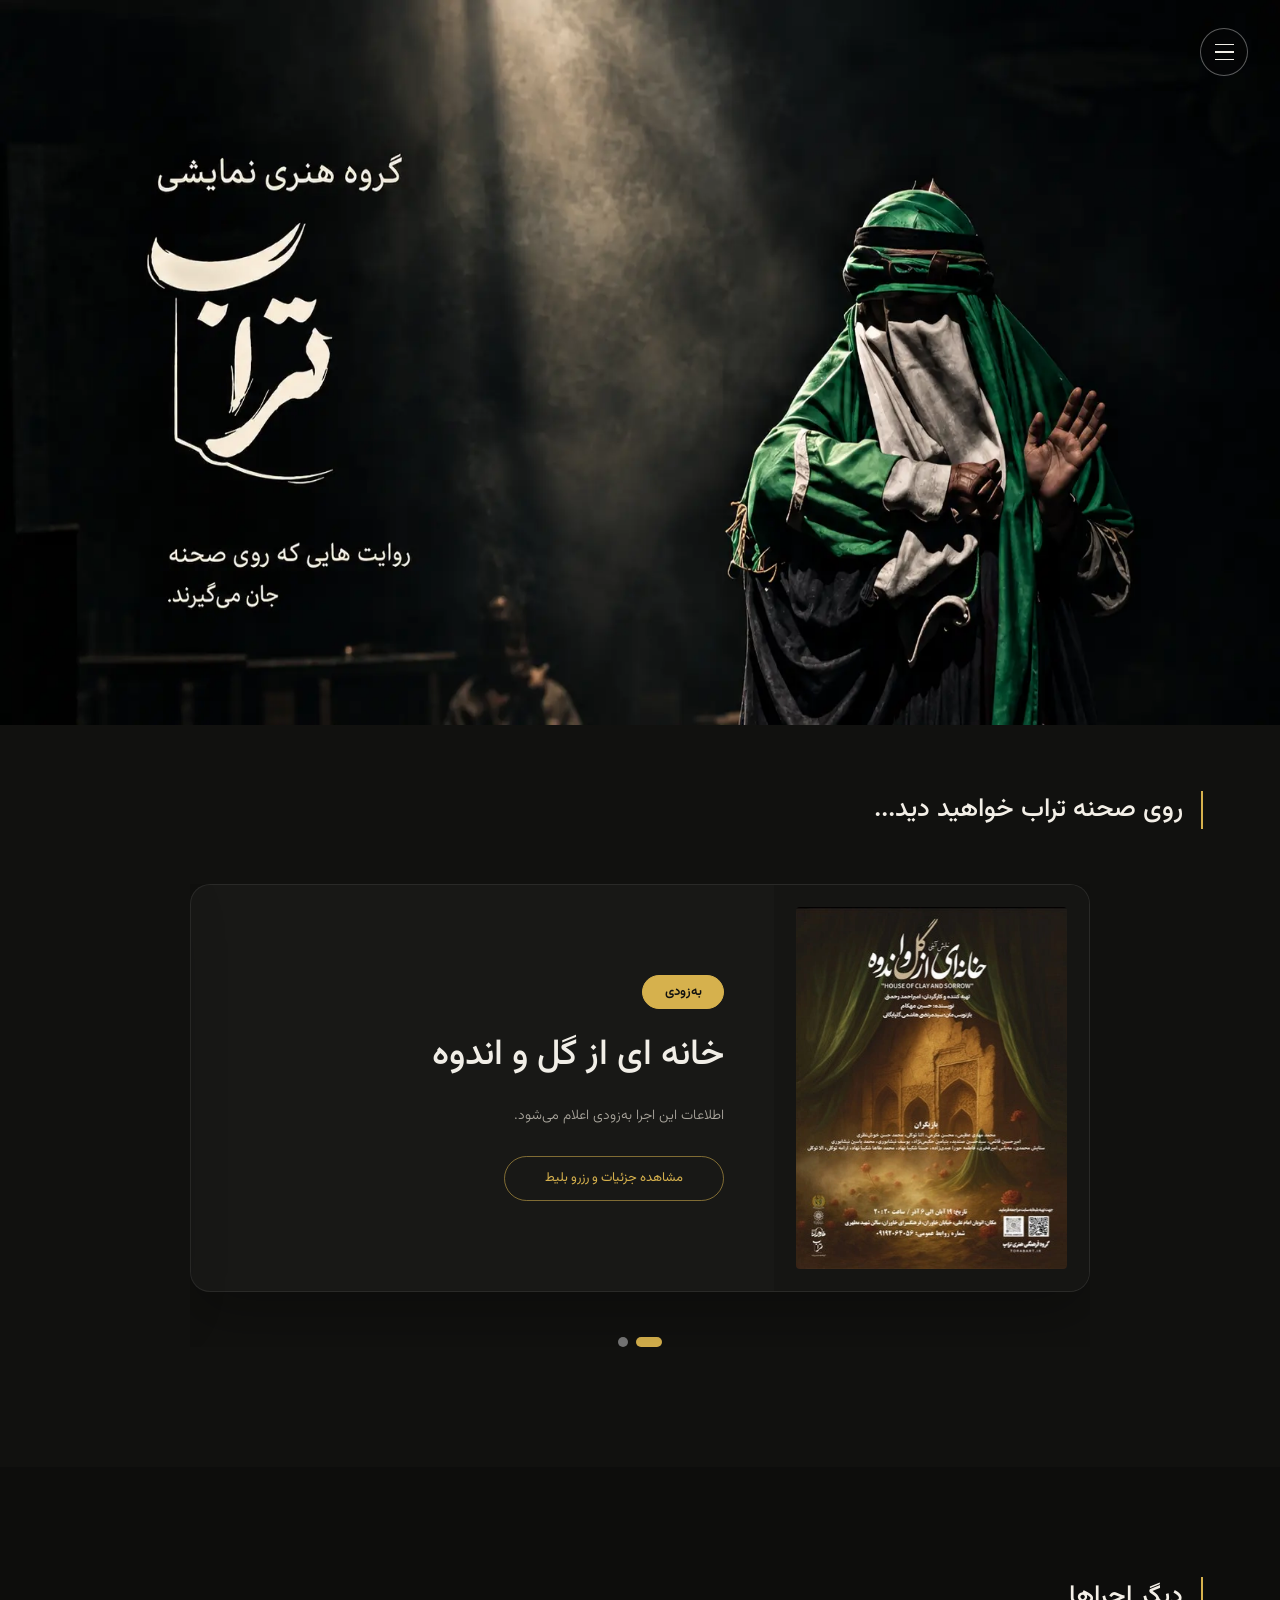
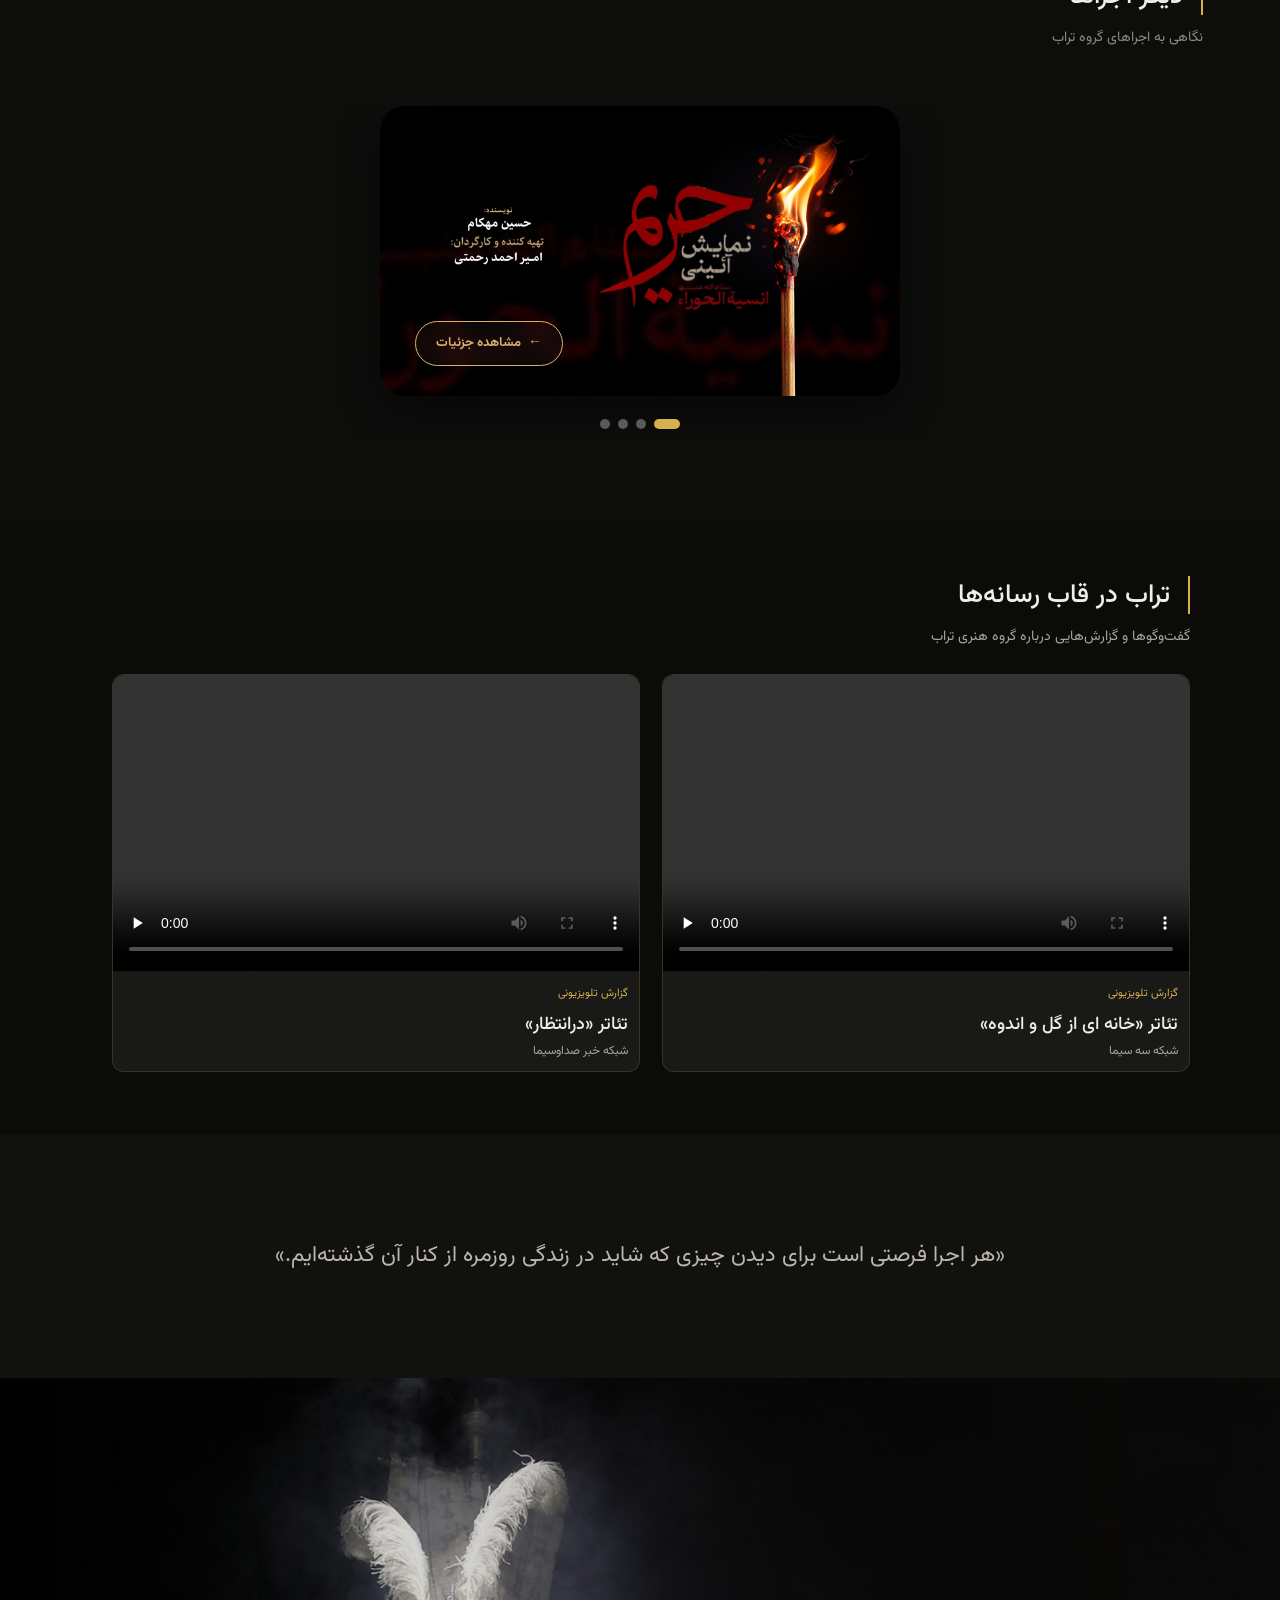
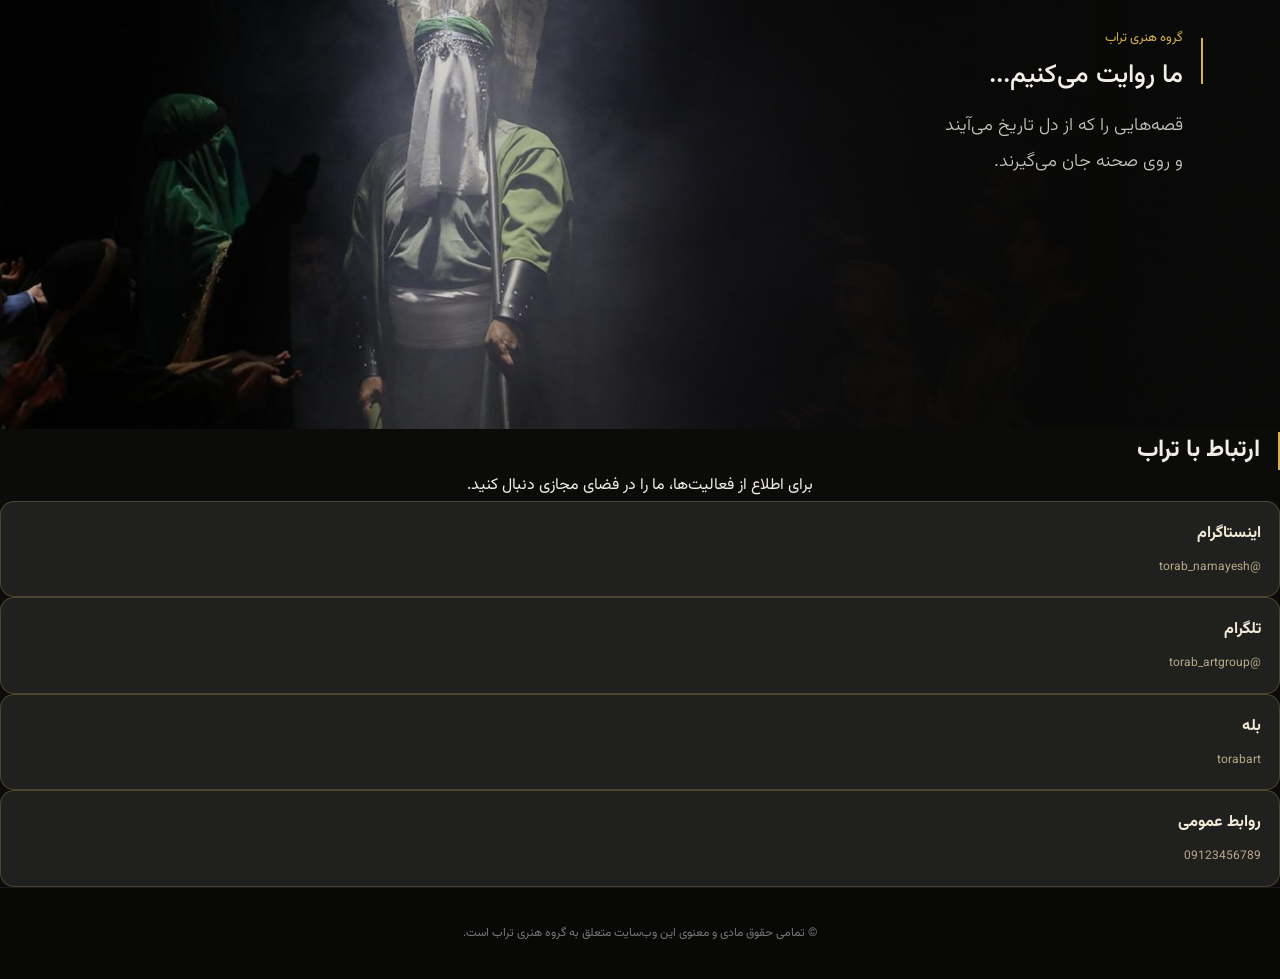
<file: index.html>
<!DOCTYPE html>
<html lang="fa" dir="rtl">

<head>
    <meta charset="UTF-8">
    <meta name="viewport" content="width=device-width, initial-scale=1.0">
    <title>تراب | گروه هنری نمایشی</title>

    <link rel="preconnect" href="https://fonts.googleapis.com">
    <link rel="preconnect" href="https://fonts.gstatic.com" crossorigin>
    <link href="https://fonts.googleapis.com/css2?family=Vazirmatn:wght@300;400;500;600;700;800&display=swap" rel="stylesheet">
    <link rel="stylesheet" href="https://cdn.jsdelivr.net/npm/swiper@11/swiper-bundle.min.css">
    <link rel="stylesheet" href="css/style.css">

    <script type="application/ld+json">
    {
      "@context": "https://schema.org",
      "@type": "WebSite",
      "name": "تراب",
      "alternateName": "Torab",
      "url": "https://torabart.ir/"
    }
    </script>
</head>

<body>
    <button class="menu-toggle" id="menuToggle" aria-label="باز کردن منو" aria-expanded="false">
        <span></span><span></span><span></span>
    </button>

    <div class="menu-overlay" id="menuOverlay">
        <div class="menu-inner">
            <div class="menu-top">
                <span class="menu-brand">تراب</span>
                <button class="menu-close" id="menuClose" aria-label="بستن منو">×</button>
            </div>
            <nav class="menu-nav">
                <a href="index.html">خانه</a>
                <a href="#upcoming">آماده‌ی اجرا</a>
                <a href="#shows">دیگر اجراها</a>
                <a href="#media">تراب در قاب رسانه‌ها</a>
                <a href="#about">درباره تراب</a>
                <a href="#contact">ارتباط با ما</a>
            </nav>
        </div>
    </div>

    <main>
        <section class="hero" aria-label="تصویر اصلی تراب"></section>

        <!-- آماده‌ی اجرا -->
        <section class="upcoming-section" id="upcoming">
            <div class="upcoming-heading">
                <div class="section-title-row">
                    <span class="section-title-line" aria-hidden="true"></span>
                    <h1>روی صحنه تراب خواهید دید...</h1>
                </div>
            </div>

            <div class="swiper upcomingSwiper">
                <div class="swiper-wrapper">
                    <div class="swiper-slide">
                        <article class="upcoming-card">
                            <div class="upcoming-poster">
                                <img src="images/107.webp" alt="خانه ای از گل و اندوه">
                            </div>
                            <div class="upcoming-info">
                                <span class="upcoming-status">به‌زودی</span>
                                <h2>خانه ای از گل و اندوه</h2>
                                <p>اطلاعات این اجرا به‌زودی اعلام می‌شود.</p>
                                <a href="show-khane.html" class="upcoming-btn">مشاهده جزئیات و رزرو بلیط</a>
                            </div>
                        </article>
                    </div>

                    <div class="swiper-slide">
                        <article class="upcoming-card">
                            <div class="upcoming-poster">
                                <img src="images/141.webp" alt="حریم">
                            </div>
                            <div class="upcoming-info">
                                <span class="upcoming-status">به‌زودی</span>
                                <h2>حریم</h2>
                                <p>اطلاعات این اجرا به‌زودی اعلام می‌شود.</p>
                                <a href="show-harim.html" class="upcoming-btn">مشاهده جزئیات و رزرو بلیط</a>
                            </div>
                        </article>
                    </div>
                </div>
                <div class="upcoming-pagination"></div>
            </div>
        </section>

        <!-- دیگر اجراها -->
        <section class="shows-section" id="shows">
            <div class="shows-heading">
                <div class="section-title-row">
                    <span class="section-title-line" aria-hidden="true"></span>
                    <h1>دیگر اجراها</h1>
                </div>
                <p>نگاهی به اجراهای گروه تراب</p>
            </div>

            <div class="swiper mySwiper">
                <div class="swiper-wrapper">
                    <div class="swiper-slide">
                        <article class="show-card">
                            <img src="images/102.webp" alt="در انتظار">
                            <a href="show-entezar.html" class="glass-btn">مشاهده جزئیات</a>
                        </article>
                    </div>
                    <div class="swiper-slide">
                        <article class="show-card">
                            <img src="images/103.webp" alt="خانه‌ای از گل و اندوه">
                            <a href="show-khane.html" class="glass-btn">مشاهده جزئیات</a>
                        </article>
                    </div>
                    <div class="swiper-slide">
                        <article class="show-card">
                            <img src="images/104.webp" alt="ماه بر روی زمین">
                            <a href="show-mah.html" class="glass-btn dark-btn">مشاهده جزئیات</a>
                        </article>
                    </div>
                    <div class="swiper-slide">
    <article class="show-card">
        <img src="images/140.webp" alt="حریم">
        <a href="show-harim.html" class="glass-btn">مشاهده جزئیات</a>
    </article>
</div>
                </div>
                <div class="swiper-pagination"></div>
            </div>
        </section>

        <!-- تراب در قاب رسانه‌ها -->
        <section class="media-section" id="media">
            <div class="media-heading">
                <div class="section-title-row">
                    <span class="section-title-line" aria-hidden="true"></span>
                    <h1>تراب در قاب رسانه‌ها</h1>
                </div>
                <p>گفت‌وگوها و گزارش‌هایی درباره گروه هنری تراب</p>
            </div>

            <div class="media-track">
                <article class="media-card">
                    <div class="media-link">
                        <video
    controls
    preload="none"
    loading="lazy"
    width="640"
    height="360"
    poster=""
>
    <source src="videos/0001.mp4" type="video/mp4">
</video>
                    </div>
                    <div class="media-info">
                        <span class="media-label">گزارش تلویزیونی</span>
                        <h2>تئاتر «خانه ای از گل و اندوه»</h2>
                        <p>شبکه سه سیما</p>
                    </div>
                </article>

                <article class="media-card">
                    <div class="media-link">
                        <video
    controls
    preload="none"
    loading="lazy"
    width="640"
    height="360"
    poster=""
>
    <source src="videos/0002.mp4" type="video/mp4">
</video>
                    </div>
                    <div class="media-info">
                        <span class="media-label">گزارش تلویزیونی</span>
                        <h2>تئاتر «درانتظار»</h2>
                        <p>شبکه خبر صداوسیما</p>
                    </div>
                </article>
            </div>
        </section>

        <!-- نقل‌قول -->
        <section class="quote-section">
            <p>«هر اجرا فرصتی است برای دیدن چیزی که شاید در زندگی روزمره از کنار آن گذشته‌ایم.»</p>
        </section>

        <!-- درباره تراب -->
        <section class="about-section" id="about">
            <div class="about-image">
                <img src="images/109.webp" alt="گروه هنری تراب">
                <div class="about-overlay"></div>

                <div class="about-content">
                    <div class="section-title-row about-title-row">
                        <span class="section-title-line about-line" aria-hidden="true"></span>
                        <div>
                            <span class="about-label">گروه هنری تراب</span>
                            <h1>ما روایت می‌کنیم...</h1>
                        </div>
                    </div>
                    <div class="about-text">
                        <p>قصه‌هایی را که از دل تاریخ می‌آیند</p>
                        <p>و روی صحنه جان می‌گیرند.</p>
                    </div>
                </div>
            </div>
        </section>

        <!-- ارتباط با ما -->
       
<section class="contact-section" id="contact">

    <div class="show-heading">
        <div class="section-title-row">
            <span class="section-title-line" aria-hidden="true"></span>
            <h2>ارتباط با تراب</h2>
        </div>
           <p> برای اطلاع از فعالیت‌ها، ما را در فضای مجازی دنبال کنید.</p>
    </div>

  <div class="contact-links">

    <a class="contact-link" href="https://www.instagram.com/torab_namayesh/" target="_blank" rel="noopener noreferrer">
      <strong>اینستاگرام</strong>
      <small>@torab_namayesh</small>
    </a>

    <a class="contact-link" href="https://t.me/torab_artgroup" target="_blank" rel="noopener noreferrer">
      <strong>تلگرام</strong>
      <small>@torab_artgroup</small>
    </a>

    <a class="contact-link" href="https://ble.ir/torabart" target="_blank" rel="noopener noreferrer">
      <strong>بله</strong>
      <small>torabart</small>
    </a>

    <a class="contact-link" href="tel:09123456789">
      <strong>روابط عمومی</strong>
      <small>09123456789</small>
    </a>

  </div>
</section>

    </main>

    <footer>
    <p>© تمامی حقوق مادی و معنوی این وب‌سایت متعلق به گروه هنری تراب است.</p>
    </footer>

    <script src="https://cdn.jsdelivr.net/npm/swiper@11/swiper-bundle.min.js"></script>
    <script src="js/app.js"></script>
</body>
</html>
</file>
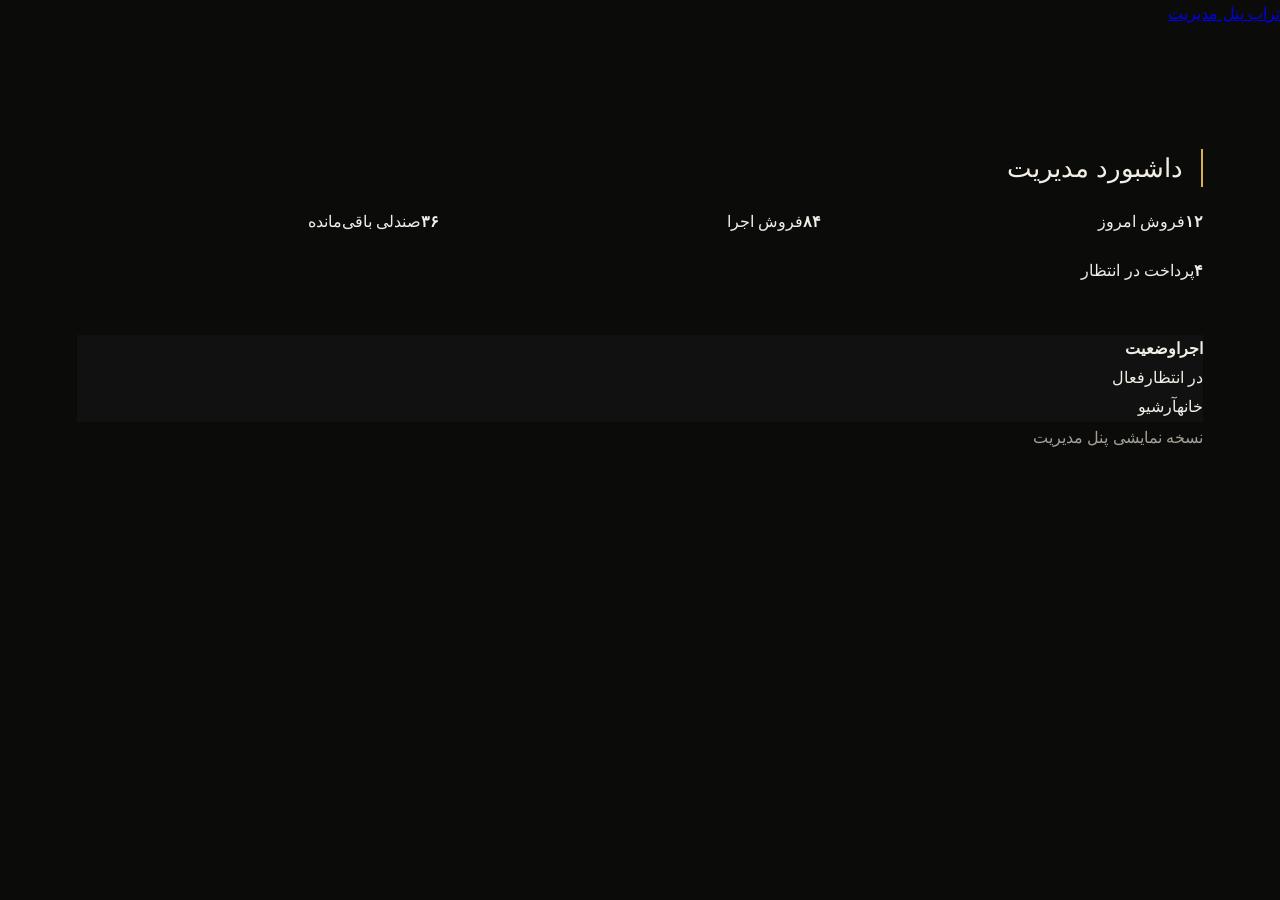
<file: admin.html>
<!DOCTYPE html>
<html lang="fa" dir="rtl">
<head>
    <meta charset="UTF-8">
    <meta name="viewport" content="width=device-width, initial-scale=1.0">
    <title>مدیریت | تراب</title>
    <link rel="stylesheet" href="css/style.css">
</head>
<body>

<header>
    <a href="index.html" class="logo">تراب <span>پنل مدیریت</span></a>
</header>

<main class="page">
    <h1>داشبورد مدیریت</h1>

    <div class="admin-stats">
        <div><strong>۱۲</strong><span>فروش امروز</span></div>
        <div><strong>۸۴</strong><span>فروش اجرا</span></div>
        <div><strong>۳۶</strong><span>صندلی باقی‌مانده</span></div>
        <div><strong>۴</strong><span>پرداخت در انتظار</span></div>
    </div>

    <div class="admin-table">
        <div><strong>اجرا</strong><strong>وضعیت</strong></div>
        <div><span>در انتظار</span><span>فعال</span></div>
        <div><span>خانه</span><span>آرشیو</span></div>
    </div>

    <p class="page-intro">نسخه نمایشی پنل مدیریت</p>
</main>

</body>
</html>
</file>
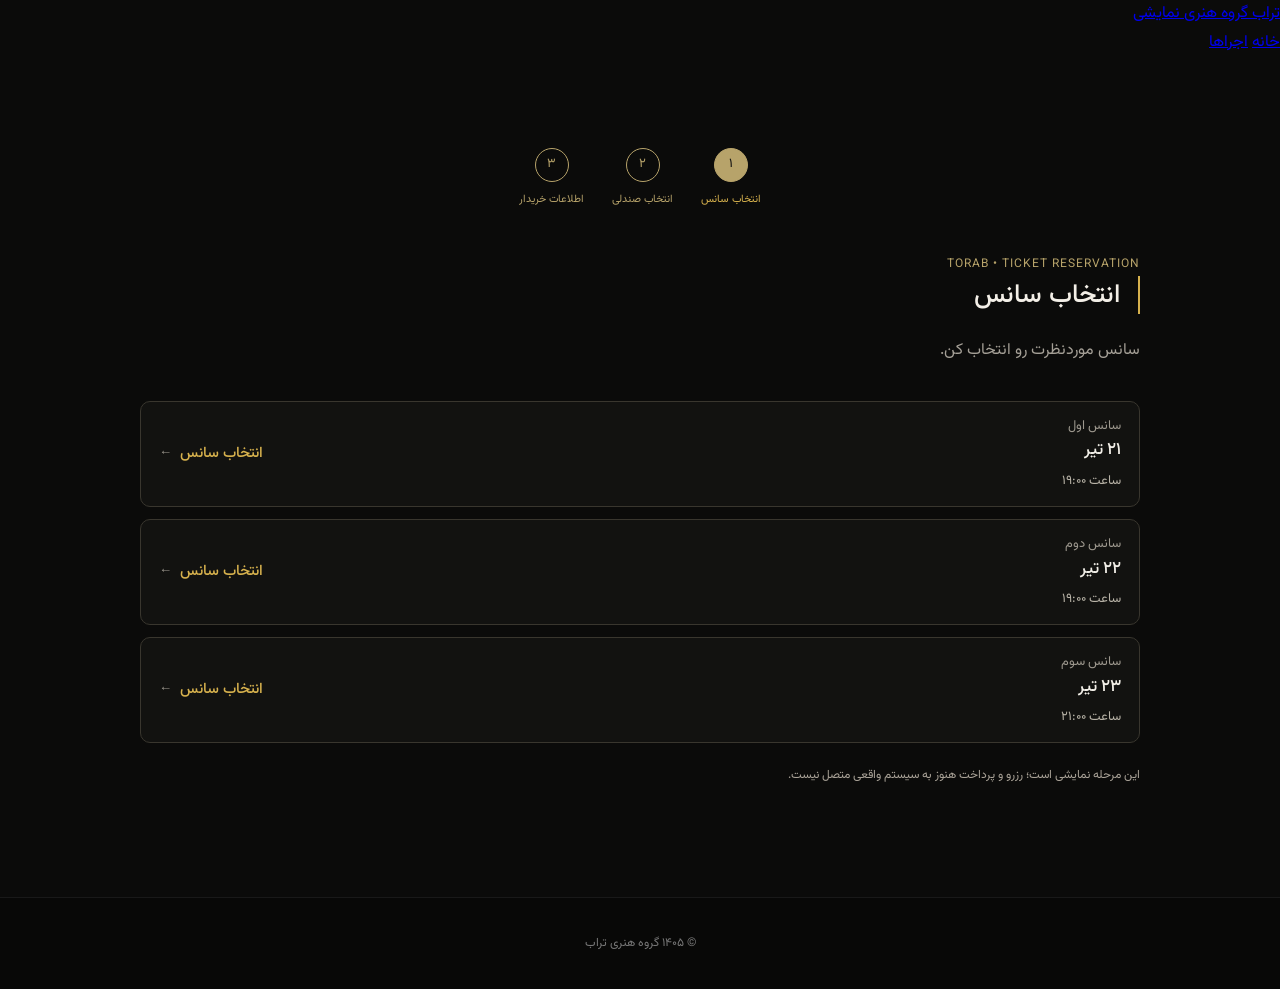
<file: booking.html>
<!DOCTYPE html>
<html lang="fa" dir="rtl">
<head>
  <meta charset="UTF-8">
  <meta name="viewport" content="width=device-width, initial-scale=1">
<title>رزرو بلیت | تراب</title>

<link rel="preconnect" href="https://fonts.googleapis.com">
<link rel="preconnect" href="https://fonts.gstatic.com" crossorigin>
<link href="https://fonts.googleapis.com/css2?family=Vazirmatn:wght@300;400;500;600;700;800&display=swap" rel="stylesheet">

<link rel="stylesheet" href="css/style.css">
  <style>
    /* مراحل رزرو */
    .booking-steps {
      display: flex;
      justify-content: center;
      gap: 28px;
      margin-bottom: 45px;
      color: #b7a36a;
      text-align: center;
    }

    .booking-step {
      display: grid;
      gap: 8px;
      justify-items: center;
    }

    .booking-step span {
      display: grid;
      place-items: center;
      width: 34px;
      height: 34px;
      border: 1px solid #b7a36a;
      border-radius: 50%;
    }

    .booking-step.active span {
      background: #b7a36a;
      color: #111;
    }

    .booking-heading {
      margin-bottom: 30px;
    }

    .eyebrow {
      color: #b7a36a;
      font-size: 12px;
      letter-spacing: 1px;
    }

    /* کارت‌های سانس */
    .session-list {
      display: grid;
      gap: 12px;
    }

    .session-list .session {
      width: 100%;
      min-height: 0;
      display: flex;
      flex-direction: row;
      justify-content: space-between;
      align-items: center;
      gap: 12px;
      padding: 14px 18px;
      border: 1px solid #39362e;
      border-radius: 10px;
      background: #121210;
      color: #f1eee7;
      text-align: right;
      cursor: pointer;
      transition: border-color .2s, background .2s;
      
      /* استفاده از فونت اصلی سایت */
      font: inherit;
      line-height: inherit;
    }

    .session-list .session:hover,
    .session-list .session:focus-visible {
      border-color: #b7a36a;
      outline: none;
    }

    .session-info {
      min-width: 0;
      display: flex;
      flex-direction: column;
      align-items: flex-start;
      gap: 2px;
    }

    .session-info .session-label {
      color: #b7a36a;
      font-size: 11px;
      line-height: 1.6;
    }

    .session-info strong {
      color: #f1eee7;
      font-size: 18px;
      font-weight: 600;
      line-height: 1.5;
    }

    .session-info > span:last-child {
      color: #b8b3a7;
      font-size: 13px;
      line-height: 1.6;
    }

    .session-action {
      flex-shrink: 0;
      display: flex;
      flex-direction: row;
      align-items: center;
      gap: 8px;
    }

    .session-action b {
      color: #d6b14d;
      font-size: 13px;
      font-weight: 500;
      white-space: nowrap;
    }

    .session-arrow {
      color: #b7a36a;
      font-size: 19px;
      line-height: 1;
    }

    .booking-note {
      margin-top: 22px;
      color: #aaa398;
      font-size: 12px;
    }

    /* پنجره انتخاب نوع بلیت */
    .ticket-modal {
      display: none;
      position: fixed;
      inset: 0;
      z-index: 1000;
      align-items: center;
      justify-content: center;
      overflow-y: auto;
      padding: 18px;
      background: rgba(0, 0, 0, .82);
    }

    .ticket-modal.open {
      display: flex;
    }

    .ticket-dialog {
      position: relative;
      width: 100%;
      max-width: 460px;
      padding: 28px;
      border: 1px solid #625333;
      border-radius: 14px;
      background: #11110f;
      color: #f1eee7;
    }

    .ticket-dialog h2 {
      margin: 8px 0;
      font-size: 23px;
    }

    .ticket-dialog > p {
      color: #b8b3a7;
      line-height: 1.9;
    }

    .modal-close {
      position: absolute;
      top: 8px;
      left: 14px;
      padding: 0 5px;
      border: 0;
      background: transparent;
      color: #f1eee7;
      font: inherit;
      font-size: 27px;
      cursor: pointer;
    }

    .ticket-options {
      display: grid;
      gap: 10px;
      margin-top: 20px;
    }

    .ticket-option {
      width: 100%;
      display: flex;
      justify-content: space-between;
      align-items: center;
      gap: 12px;
      padding: 15px;
      border: 1px solid #49402a;
      border-radius: 9px;
      background: #191916;
      color: #f1eee7;
      text-align: right;
      cursor: pointer;
      font: inherit;
      line-height: inherit;
      transition: border-color .2s, background .2s;
    }

    .ticket-option:hover,
    .ticket-option:focus-visible {
      border-color: #d6b14d;
      outline: none;
    }

    .ticket-option > span:first-child {
      min-width: 0;
    }

    .ticket-option small {
      display: block;
      margin-top: 3px;
      color: #aaa398;
      font-size: 12px;
    }

    .ticket-price {
      flex-shrink: 0;
      color: #d6b14d;
      font-size: 13px;
      font-weight: 600;
      white-space: nowrap;
    }

    .modal-hint {
      margin-top: 15px;
      font-size: 12px;
    }

    /* همه عناصر این صفحه از فونت اصلی سایت استفاده می‌کنند */
    .booking-page,
    .booking-page button,
    .ticket-modal,
    .ticket-modal button {
      font-family: inherit;
    }

    @media (max-width: 520px) {
      .booking-steps {
        gap: 16px;
        margin-bottom: 32px;
      }

      .booking-step small {
        font-size: 11px;
      }

      .booking-heading {
        margin-bottom: 24px;
      }

      .session-list {
        gap: 10px;
      }

      .session-list .session {
        padding: 12px 13px;
        gap: 8px;
      }

      .session-info strong {
        font-size: 17px;
      }

      .session-info > span:last-child {
        font-size: 12px;
      }

      .session-action {
        gap: 5px;
      }

      .session-action b {
        font-size: 12px;
      }

      .session-arrow {
        font-size: 17px;
      }

      .ticket-dialog {
        padding: 25px 17px 20px;
      }

      .ticket-dialog h2 {
        font-size: 21px;
      }

      .ticket-option {
        padding: 13px 11px;
        gap: 8px;
      }

      .ticket-option small {
        font-size: 11px;
      }

      .ticket-price {
        font-size: 12px;
      }
    }

    @media (max-width: 350px) {
      .session-list .session {
        padding: 11px 9px;
      }

      .session-action b {
        font-size: 11px;
      }

      .ticket-price {
        font-size: 11px;
      }
    }
  </style>
</head>

<body>
<header>
  <a href="index.html" class="logo">
    تراب <span>گروه هنری نمایشی</span>
  </a>
  <nav>
    <a href="index.html">خانه</a>
    <a href="shows.html">اجراها</a>
  </nav>
</header>

<main class="page booking-page">

  <div class="booking-steps">
    <div class="booking-step active">
      <span>۱</span>
      <small>انتخاب سانس</small>
    </div>
    <div class="booking-step">
      <span>۲</span>
      <small>انتخاب صندلی</small>
    </div>
    <div class="booking-step">
      <span>۳</span>
      <small>اطلاعات خریدار</small>
    </div>
  </div>

  <section class="booking-heading">
    <p class="eyebrow">TORAB • TICKET RESERVATION</p>
    <h1>انتخاب سانس</h1>
    <p class="page-intro">
      سانس موردنظرت رو انتخاب کن.
    </p>
  </section>

  <div class="session-list">

    <button type="button" class="session"
      data-date="۲۱ تیر" data-time="۱۹:۰۰">
      <div class="session-info">
        <span class="session-label">سانس اول</span>
        <strong>۲۱ تیر</strong>
        <span>ساعت ۱۹:۰۰</span>
      </div>
      <div class="session-action">
        <b>انتخاب سانس</b>
        <span class="session-arrow">←</span>
      </div>
    </button>

    <button type="button" class="session"
      data-date="۲۲ تیر" data-time="۱۹:۰۰">
      <div class="session-info">
        <span class="session-label">سانس دوم</span>
        <strong>۲۲ تیر</strong>
        <span>ساعت ۱۹:۰۰</span>
      </div>
      <div class="session-action">
        <b>انتخاب سانس</b>
        <span class="session-arrow">←</span>
      </div>
    </button>

    <button type="button" class="session"
      data-date="۲۳ تیر" data-time="۲۱:۰۰">
      <div class="session-info">
        <span class="session-label">سانس سوم</span>
        <strong>۲۳ تیر</strong>
        <span>ساعت ۲۱:۰۰</span>
      </div>
      <div class="session-action">
        <b>انتخاب سانس</b>
        <span class="session-arrow">←</span>
      </div>
    </button>

  </div>

  <p class="booking-note">
    این مرحله نمایشی است؛ رزرو و پرداخت هنوز به سیستم واقعی متصل نیست.
  </p>
</main>

<div class="ticket-modal" id="ticketModal"
  role="dialog" aria-modal="true" aria-labelledby="modalTitle">

  <div class="ticket-dialog">
    <button class="modal-close" id="closeModal"
      type="button" aria-label="بستن پنجره">×</button>

    <p class="eyebrow">TORAB • TICKET</p>
    <h2 id="modalTitle">نوع خرید بلیت</h2>
    <p id="chosenSession">سانس انتخاب‌شده</p>

    <div class="ticket-options">
      <button class="ticket-option" type="button"
        data-type="full" data-price="200000">
        <span>
          خرید با قیمت اصلی
          <small>بلیت با قیمت کامل</small>
        </span>
        <span class="ticket-price">۲۰۰٬۰۰۰ تومان</span>
      </button>

      <button class="ticket-option" type="button"
        data-type="half" data-price="100000">
        <span>
          خرید نیم‌بها
          <small>بلیت با قیمت نیم‌بها</small>
        </span>
        <span class="ticket-price">۱۰۰٬۰۰۰ تومان</span>
      </button>

      <button class="ticket-option" type="button"
        data-type="cultural" data-price="0">
        <span>
          نذر فرهنگی
          <small>دریافت بلیت رایگان</small>
        </span>
        <span class="ticket-price">رایگان</span>
      </button>
    </div>

    <p class="modal-hint">
      با انتخاب هر گزینه، به مرحله انتخاب صندلی می‌ری.
    </p>
  </div>
</div>

<footer>
  <p>© ۱۴۰۵ گروه هنری تراب</p>
</footer>

<script>
  const modal = document.getElementById("ticketModal");
  const chosenSession = document.getElementById("chosenSession");
  const closeButton = document.getElementById("closeModal");
  let selectedPerformance = null;
  let lastSessionButton = null;

  document.querySelectorAll(".session[data-date]").forEach(button => {
    button.addEventListener("click", () => {
      selectedPerformance = {
        date: button.dataset.date,
        time: button.dataset.time
      };

      lastSessionButton = button;

      chosenSession.textContent =
        "سانس انتخاب‌شده: " + selectedPerformance.date +
        "، ساعت " + selectedPerformance.time;

      modal.classList.add("open");
      closeButton.focus();
    });
  });

  function closeModal() {
    modal.classList.remove("open");
    if (lastSessionButton) lastSessionButton.focus();
  }

  closeButton.addEventListener("click", closeModal);

  modal.addEventListener("click", event => {
    if (event.target === modal) closeModal();
  });

  document.addEventListener("keydown", event => {
    if (event.key === "Escape" && modal.classList.contains("open")) {
      closeModal();
    }
  });

  document.querySelectorAll(".ticket-option").forEach(button => {
    button.addEventListener("click", () => {
      if (!selectedPerformance) return;

      const choice = {
        date: selectedPerformance.date,
        time: selectedPerformance.time,
        type: button.dataset.type,
        price: Number(button.dataset.price)
      };

      sessionStorage.setItem(
        "torabTicketChoice",
        JSON.stringify(choice)
      );

      window.location.href = "seat.html";
    });
  });
</script>
</body>
</html>
</file>
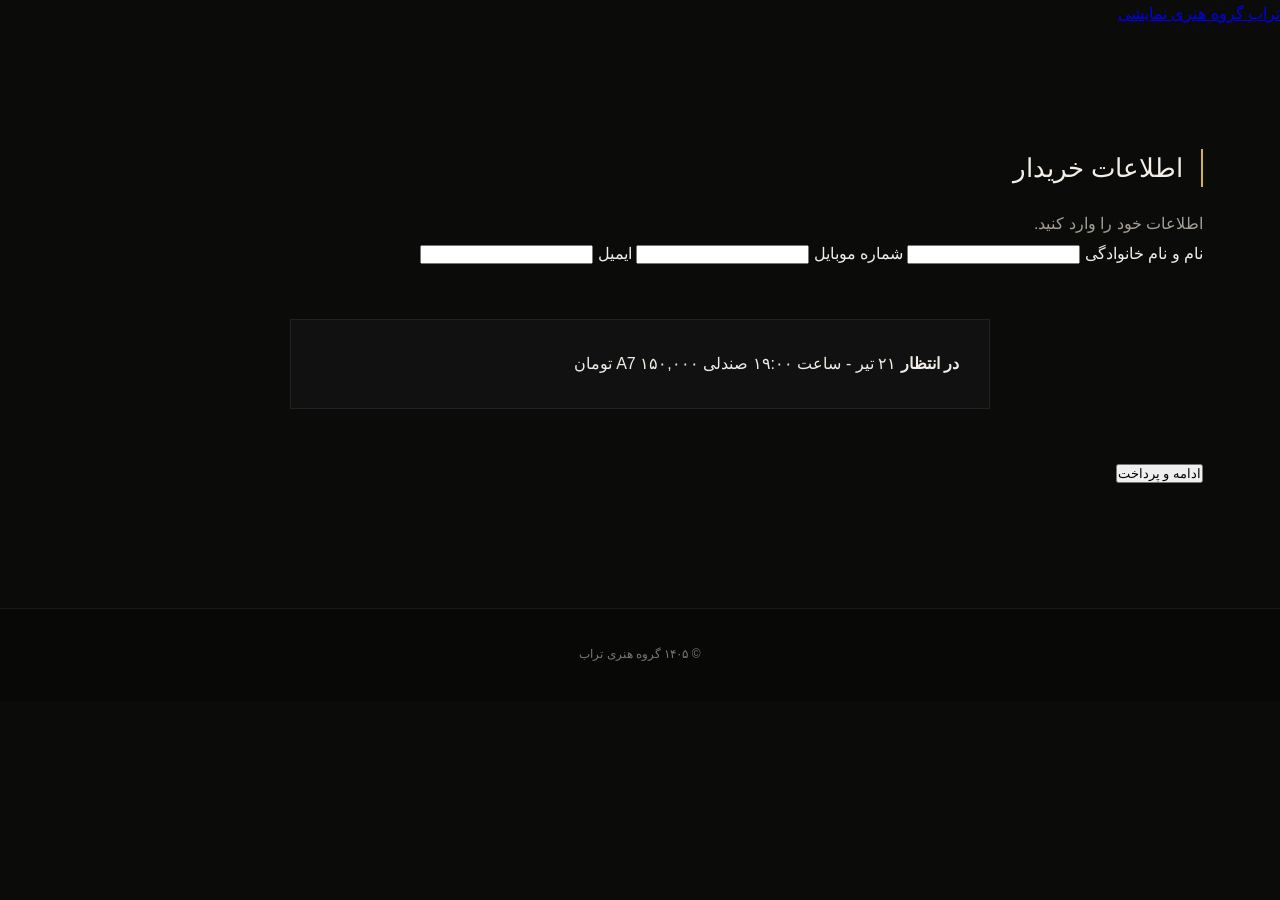
<file: buyer.html>
<!DOCTYPE html>
<html lang="fa" dir="rtl">
<head>
    <meta charset="UTF-8">
    <meta name="viewport" content="width=device-width, initial-scale=1.0">
    <title>اطلاعات خریدار | تراب</title>
    <link rel="stylesheet" href="css/style.css">
</head>
<body>

<header>
    <a href="index.html" class="logo">تراب <span>گروه هنری نمایشی</span></a>
</header>

<main class="page form-page">
    <h1>اطلاعات خریدار</h1>
    <p class="page-intro">اطلاعات خود را وارد کنید.</p>

    <form onsubmit="location.href='ticket.html'; return false;">
        <label>نام و نام خانوادگی</label>
        <input type="text" required>

        <label>شماره موبایل</label>
        <input type="tel" required>

        <label>ایمیل</label>
        <input type="email">

        <div class="summary">
            <strong>در انتظار</strong>
            <span>۲۱ تیر - ساعت ۱۹:۰۰</span>
            <span>صندلی A7</span>
            <span>۱۵۰,۰۰۰ تومان</span>
        </div>

        <button class="btn" type="submit">ادامه و پرداخت</button>
    </form>
</main>

<footer>
    <p>© ۱۴۰۵ گروه هنری تراب</p>
</footer>

</body>
</html>
</file>
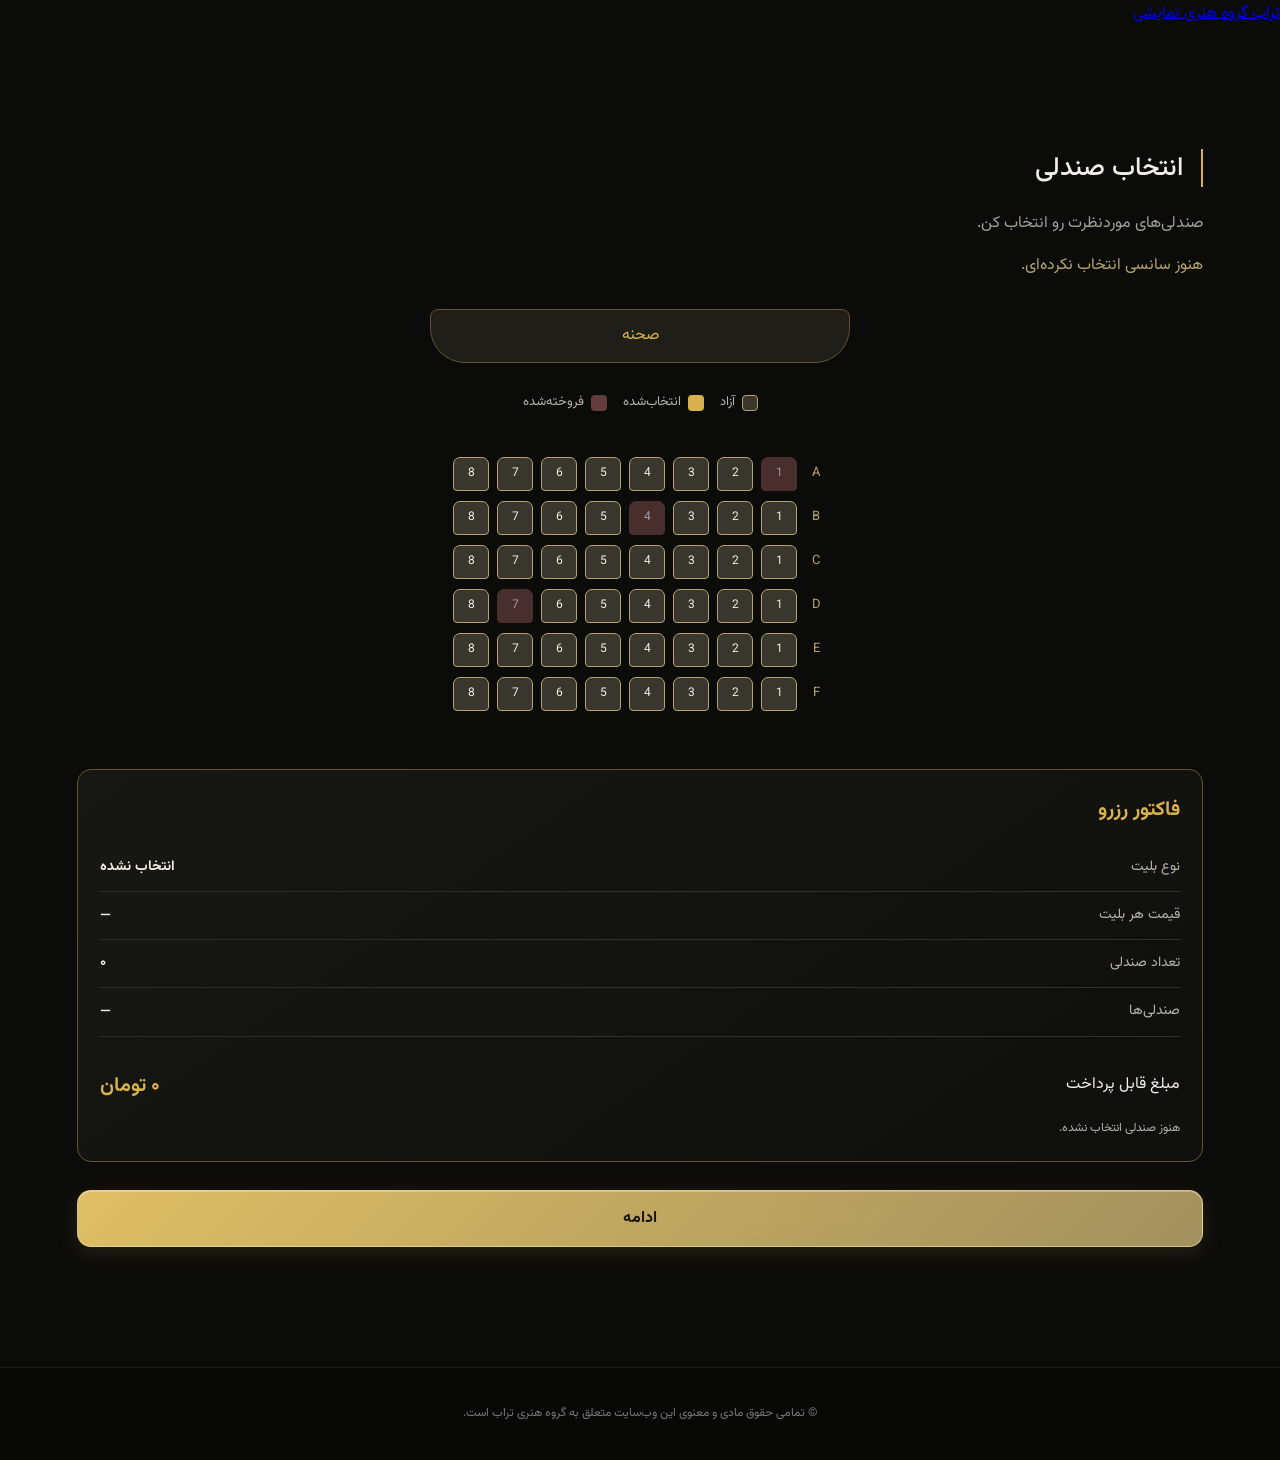
<file: seat.html>
<!DOCTYPE html>
<html lang="fa" dir="rtl">
<head>
    <meta charset="UTF-8">
    <meta name="viewport" content="width=device-width, initial-scale=1.0">
    <title>انتخاب صندلی | تراب</title>

    <link rel="preconnect" href="https://fonts.googleapis.com">
    <link rel="preconnect" href="https://fonts.gstatic.com" crossorigin>
    <link href="https://fonts.googleapis.com/css2?family=Vazirmatn:wght@300;400;500;600;700;800&display=swap" rel="stylesheet">
    <link rel="stylesheet" href="css/style.css">

    <style>
        .seat-legend {
            display: flex;
            flex-wrap: wrap;
            justify-content: center;
            gap: 16px;
            margin: 24px 0;
            color: #b8b3a7;
            font-size: 13px;
        }

        .legend-item {
            display: flex;
            align-items: center;
            gap: 7px;
        }

        .legend-seat {
            width: 16px;
            height: 16px;
            display: inline-block;
            border-radius: 4px;
        }

        .legend-seat.available {
            background: #39362e;
            border: 1px solid #b7a36a;
        }

        .legend-seat.chosen {
            background: #d6b14d;
        }

        .legend-seat.unavailable {
            background: #633d3d;
        }

        .stage {
            max-width: 420px;
            margin: 28px auto;
            padding: 12px;
            text-align: center;
            color: #d6b14d;
            background: #201e19;
            border: 1px solid #625333;
            border-radius: 8px 8px 35px 35px;
        }

        .seat-row {
            display: flex;
            align-items: center;
            justify-content: center;
            gap: 8px;
            margin: 10px 0;
        }

        .row-label {
            width: 22px;
            flex-shrink: 0;
            color: #b7a36a;
            font-size: 13px;
            text-align: center;
        }

        .seats {
            overflow-x: auto;
            padding: 8px 0 20px;
        }

        .seat {
            width: 36px;
            height: 34px;
            flex-shrink: 0;
            border: 1px solid #b7a36a;
            border-radius: 7px 7px 4px 4px;
            background: #39362e;
            color: #f1eee7;
            font: inherit;
            font-size: 12px;
            cursor: pointer;
            transition: .15s;
        }

        .seat:hover:not(:disabled) {
            border-color: #d6b14d;
            transform: translateY(-2px);
        }

        .seat.selected {
            background: #d6b14d;
            color: #111;
            border-color: #d6b14d;
        }

        .seat.sold {
            background: #633d3d;
            border-color: #633d3d;
            color: #ddd;
            cursor: not-allowed;
            opacity: .7;
        }

        .seat:focus-visible {
            outline: 2px solid #f1eee7;
            outline-offset: 2px;
        }

        /* فاکتور رزرو */
        .seat-summary.invoice {
            margin: 28px auto;
            padding: 22px;
            border: 1px solid #625333;
            border-radius: 14px;
            background: linear-gradient(145deg, #171713, #0f0f0d);
        }

        .invoice h2 {
            margin: 0 0 16px;
            color: #d6b14d;
            font-size: 20px;
        }

        .invoice-row {
            display: flex;
            justify-content: space-between;
            align-items: flex-start;
            gap: 14px;
            padding: 11px 0;
            border-bottom: 1px solid #302d25;
            font-size: 14px;
        }

        .invoice-row span {
            color: #b8b3a7;
        }

        .invoice-row strong {
            text-align: left;
            overflow-wrap: anywhere;
        }

        .invoice-total {
            display: flex;
            justify-content: space-between;
            align-items: center;
            gap: 12px;
            margin-top: 16px;
            padding-top: 15px;
            color: #f1eee7;
        }

        .invoice-total strong {
            color: #d6b14d;
            font-size: 20px;
        }

        .invoice #selectedSeat {
            margin-top: 14px;
            color: #b8b3a7;
            font-size: 12px;
        }

        .seat-error {
            margin-top: 12px;
            color: #e6a1a1;
            font-size: 13px;
        }

        /* دکمه ادامه: طلایی، گرد و شیشه‌ای */
        .continue-button {
            display: block;
            width: 100%;
            margin-top: 18px;
            padding: 15px 24px;

            font-family: inherit;
            font-size: 16px;
            font-weight: 700;
            color: #17150f;
            text-align: center;

            background: linear-gradient(
                135deg,
                rgba(232, 199, 105, 0.96),
                rgba(183, 163, 106, 0.88)
            );

            border: 1px solid rgba(241, 222, 164, 0.65);
            border-radius: 14px;

            box-shadow:
                0 6px 22px rgba(214, 177, 77, 0.14),
                inset 0 1px 0 rgba(255, 255, 255, 0.3);

            backdrop-filter: blur(12px);
            -webkit-backdrop-filter: blur(12px);

            cursor: pointer;
            transition:
                transform 0.2s ease,
                box-shadow 0.2s ease,
                background 0.2s ease;
        }

        .continue-button:hover {
            background: linear-gradient(
                135deg,
                #f0d785,
                #d6b14d
            );

            box-shadow:
                0 8px 28px rgba(214, 177, 77, 0.24),
                inset 0 1px 0 rgba(255, 255, 255, 0.4);

            transform: translateY(-2px);
        }

        .continue-button:active {
            transform: translateY(0) scale(0.99);
            box-shadow: 0 3px 12px rgba(214, 177, 77, 0.15);
        }

        .continue-button:focus-visible {
            outline: 2px solid #f1eee7;
            outline-offset: 4px;
        }

        .continue-button:disabled {
            opacity: 0.5;
            cursor: not-allowed;
            transform: none;
        }

        #performanceInfo {
            margin-top: 12px;
            color: #b7a36a;
        }

        @media (max-width: 420px) {
            .seat-row {
                gap: 5px;
            }

            .seat {
                width: 30px;
                height: 31px;
                font-size: 11px;
            }

            .seat-summary.invoice {
                padding: 16px 12px;
            }

            .invoice-total strong {
                font-size: 17px;
            }
        }

        @media (prefers-reduced-motion: reduce) {
            .continue-button,
            .seat {
                transition: none;
            }

            .continue-button:hover,
            .seat:hover:not(:disabled) {
                transform: none;
            }
        }
    </style>
</head>

<body>
<header>
    <a href="index.html" class="logo">تراب <span>گروه هنری نمایشی</span></a>
</header>

<main class="page">
    <h1>انتخاب صندلی</h1>
    <p class="page-intro">صندلی‌های موردنظرت رو انتخاب کن.</p>

    <p id="performanceInfo"></p>

    <div class="stage">صحنه</div>

    <div class="seat-legend">
        <span class="legend-item">
            <span class="legend-seat available"></span>
            آزاد
        </span>
        <span class="legend-item">
            <span class="legend-seat chosen"></span>
            انتخاب‌شده
        </span>
        <span class="legend-item">
            <span class="legend-seat unavailable"></span>
            فروخته‌شده
        </span>
    </div>

    <div id="seats" class="seats" aria-label="نقشه صندلی‌های سالن"></div>

    <section class="seat-summary invoice" aria-labelledby="invoiceTitle">
        <h2 id="invoiceTitle">فاکتور رزرو</h2>

        <div class="invoice-row">
            <span>نوع بلیت</span>
            <strong id="invoiceTicketType">—</strong>
        </div>

        <div class="invoice-row">
            <span>قیمت هر بلیت</span>
            <strong id="invoiceUnitPrice">—</strong>
        </div>

        <div class="invoice-row">
            <span>تعداد صندلی</span>
            <strong id="seatCount">۰</strong>
        </div>

        <div class="invoice-row">
            <span>صندلی‌ها</span>
            <strong id="invoiceSeats">—</strong>
        </div>

        <div class="invoice-total">
            <span>مبلغ قابل پرداخت</span>
            <strong id="invoiceTotal">۰ تومان</strong>
        </div>

        <p id="selectedSeat" aria-live="polite">
            هنوز صندلی انتخاب نشده.
        </p>
    </section>

    <p id="seatError" class="seat-error" role="alert" hidden></p>

    <button id="continueButton" class="btn continue-button" type="button">
        ادامه
    </button>
</main>

<footer>
    <p>© تمامی حقوق مادی و معنوی این وب‌سایت متعلق به گروه هنری تراب است.</p>
</footer>

<script>
    const container = document.getElementById("seats");
    const selectedText = document.getElementById("selectedSeat");
    const seatCount = document.getElementById("seatCount");
    const seatError = document.getElementById("seatError");
    const continueButton = document.getElementById("continueButton");
    const performanceInfo = document.getElementById("performanceInfo");

    const invoiceTicketType = document.getElementById("invoiceTicketType");
    const invoiceUnitPrice = document.getElementById("invoiceUnitPrice");
    const invoiceSeats = document.getElementById("invoiceSeats");
    const invoiceTotal = document.getElementById("invoiceTotal");

    // وضعیت صندلی‌ها فعلاً نمونه است.
    const sold = ["A1", "B4", "D7"];

    let ticketChoice = null;

    try {
        ticketChoice = JSON.parse(
            sessionStorage.getItem("torabTicketChoice") || "null"
        );
    } catch (error) {
        ticketChoice = null;
    }

    const selectedSeats = new Set();

    const ticketNames = {
        full: "عادی",
        half: "نیم‌بها",
        cultural: "نذری"
    };

    // قیمت‌ها در این نسخه نمایشی ثابت هستند.
    const ticketPrices = {
        full: 200000,
        half: 100000,
        cultural: 0
    };

    const ticketType =
        ticketChoice && ticketNames[ticketChoice.type]
            ? ticketChoice.type
            : null;

    const unitPrice = ticketType ? ticketPrices[ticketType] : 0;

    function formatToman(amount) {
        return new Intl.NumberFormat("fa-IR").format(amount) + " تومان";
    }

    if (ticketChoice && ticketType) {
        performanceInfo.textContent =
            "سانس انتخاب‌شده: " +
            ticketChoice.date + "، ساعت " + ticketChoice.time;

        invoiceTicketType.textContent = ticketNames[ticketType];

        invoiceUnitPrice.textContent = unitPrice === 0
            ? "رایگان"
            : formatToman(unitPrice);
    } else {
        performanceInfo.textContent = "هنوز سانسی انتخاب نکرده‌ای.";
        invoiceTicketType.textContent = "انتخاب نشده";
        invoiceUnitPrice.textContent = "—";
    }

    ["A", "B", "C", "D", "E", "F"].forEach(row => {
        const rowElement = document.createElement("div");
        rowElement.className = "seat-row";

        const label = document.createElement("span");
        label.className = "row-label";
        label.textContent = row;
        rowElement.appendChild(label);

        for (let i = 1; i <= 8; i++) {
            const id = row + i;
            const seat = document.createElement("button");

            seat.type = "button";
            seat.textContent = i;
            seat.className = "seat";
            seat.setAttribute("aria-label", "صندلی " + id);
            seat.setAttribute("aria-pressed", "false");

            if (sold.includes(id)) {
                seat.classList.add("sold");
                seat.disabled = true;
                seat.setAttribute(
                    "aria-label",
                    "صندلی " + id + " فروخته‌شده"
                );
            }

            seat.addEventListener("click", () => {
                if (selectedSeats.has(id)) {
                    selectedSeats.delete(id);
                    seat.classList.remove("selected");
                    seat.setAttribute("aria-pressed", "false");
                } else {
                    selectedSeats.add(id);
                    seat.classList.add("selected");
                    seat.setAttribute("aria-pressed", "true");
                }

                updateSummary();
            });

            rowElement.appendChild(seat);
        }

        container.appendChild(rowElement);
    });

    function updateSummary() {
        const seats = [...selectedSeats].sort();
        const count = seats.length;
        const total = count * unitPrice;

        selectedText.textContent = count
            ? "صندلی‌های انتخاب‌شده: " + seats.join("، ")
            : "هنوز صندلی انتخاب نشده.";

        seatCount.textContent =
            new Intl.NumberFormat("fa-IR").format(count);

        invoiceSeats.textContent = count ? seats.join("، ") : "—";

        if (count === 0) {
            invoiceTotal.textContent = "۰ تومان";
        } else if (unitPrice === 0) {
            invoiceTotal.textContent = "رایگان";
        } else {
            invoiceTotal.textContent = formatToman(total);
        }

        seatError.hidden = true;
    }

    updateSummary();

    continueButton.addEventListener("click", () => {
        if (!ticketChoice || !ticketType) {
            seatError.textContent =
                "ابتدا از صفحه رزرو، یک سانس و نوع بلیت انتخاب کن.";
            seatError.hidden = false;
            return;
        }

        if (selectedSeats.size === 0) {
            seatError.textContent =
                "برای ادامه، حداقل یک صندلی انتخاب کن.";
            seatError.hidden = false;
            return;
        }

        const reservationData = {
            date: ticketChoice.date,
            time: ticketChoice.time,
            type: ticketType,
            price: unitPrice,
            seats: [...selectedSeats].sort(),
            total: selectedSeats.size * unitPrice
        };

        sessionStorage.setItem(
            "torabReservation",
            JSON.stringify(reservationData)
        );

        window.location.href = "buyer.html";
    });
</script>
</body>
</html>
</file>
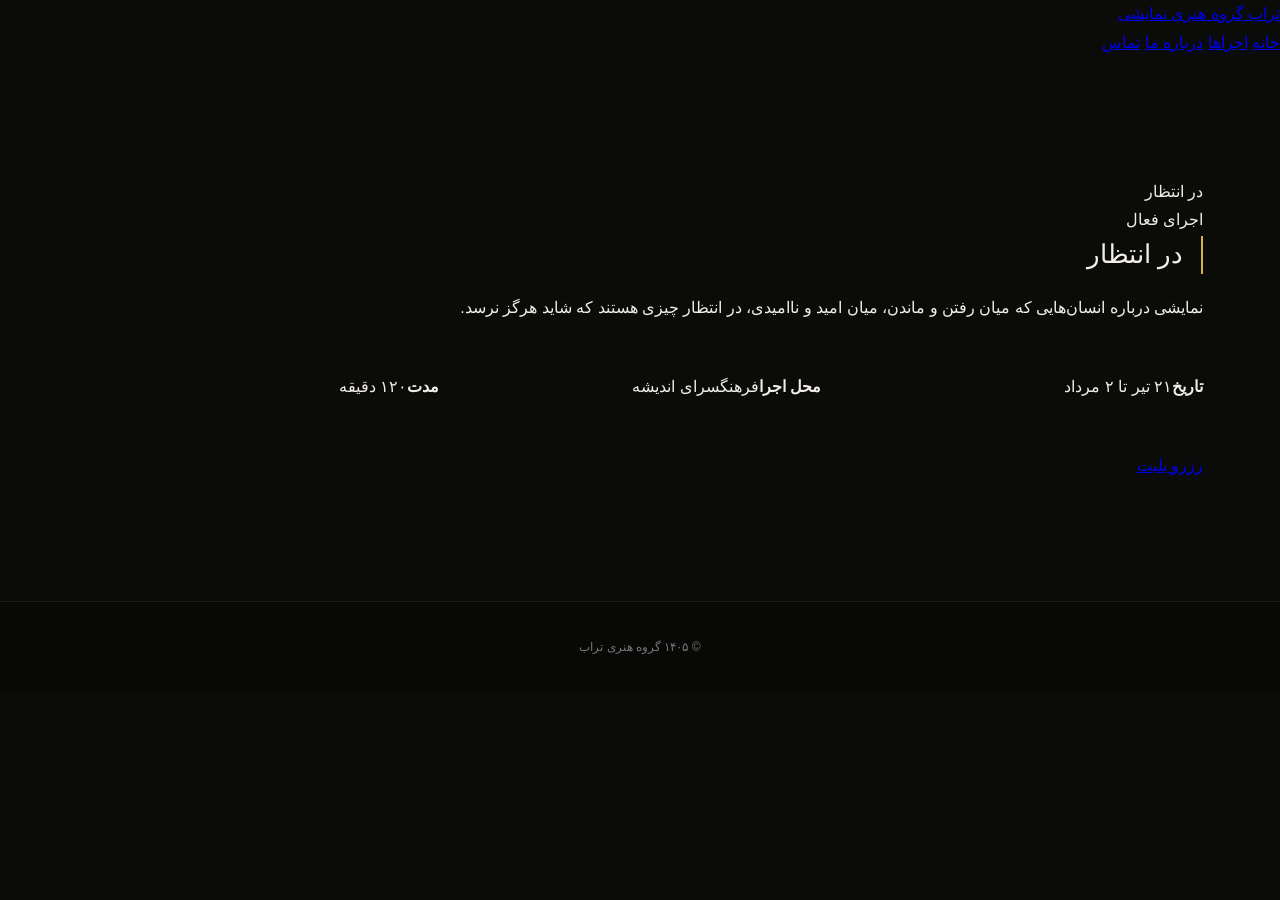
<file: show.html>
<!DOCTYPE html>
<html lang="fa" dir="rtl">
<head>
    <meta charset="UTF-8">
    <meta name="viewport" content="width=device-width, initial-scale=1.0">
    <title>در انتظار | تراب</title>
    <link rel="stylesheet" href="css/style.css">
</head>
<body>

<header>
    <a href="index.html" class="logo">تراب <span>گروه هنری نمایشی</span></a>
    <nav>
        <a href="index.html">خانه</a>
        <a href="shows.html">اجراها</a>
        <a href="index.html#about">درباره ما</a>
        <a href="index.html#contact">تماس</a>
    </nav>
</header>

<main class="page show-detail">

    <div class="detail-art">در انتظار</div>

    <div class="detail-content">
        <span class="badge">اجرای فعال</span>
        <h1>در انتظار</h1>

        <p>
            نمایشی درباره انسان‌هایی که میان رفتن و ماندن،
            میان امید و ناامیدی، در انتظار چیزی هستند که شاید هرگز نرسد.
        </p>

        <div class="facts">
            <div><strong>تاریخ</strong><span>۲۱ تیر تا ۲ مرداد</span></div>
            <div><strong>محل اجرا</strong><span>فرهنگسرای اندیشه</span></div>
            <div><strong>مدت</strong><span>۱۲۰ دقیقه</span></div>
        </div>

        <a href="booking.html" class="btn">رزرو بلیت</a>
    </div>

</main>

<footer>
    <p>© ۱۴۰۵ گروه هنری تراب</p>
</footer>

</body>
</html>
</file>
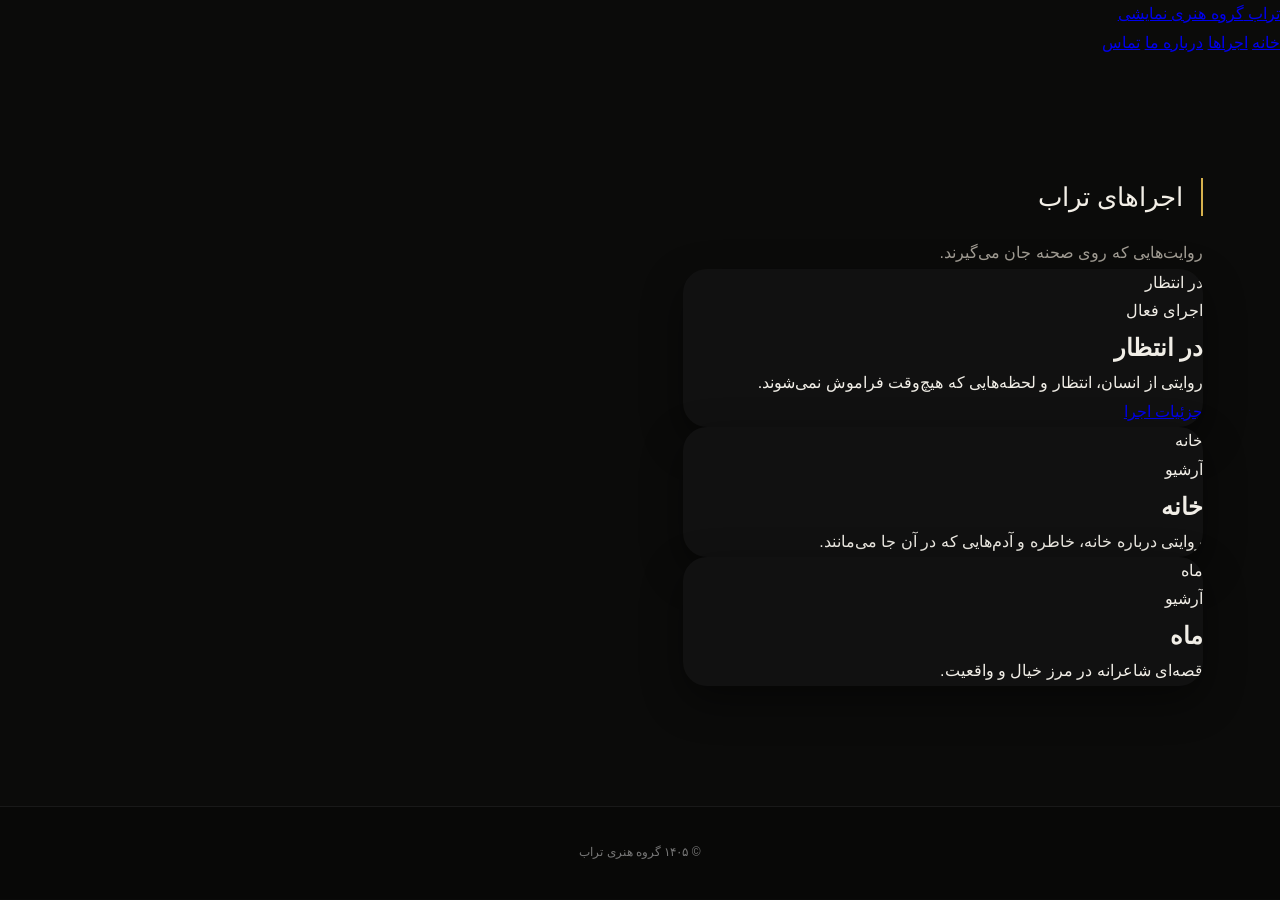
<file: shows.html>
<!DOCTYPE html>
<html lang="fa" dir="rtl">
<head>
    <meta charset="UTF-8">
    <meta name="viewport" content="width=device-width, initial-scale=1.0">
    <title>اجراها | تراب</title>
    <link rel="stylesheet" href="css/style.css">
</head>
<body>

<header>
    <a href="index.html" class="logo">تراب <span>گروه هنری نمایشی</span></a>
    <nav>
        <a href="index.html">خانه</a>
        <a href="shows.html">اجراها</a>
        <a href="index.html#about">درباره ما</a>
        <a href="index.html#contact">تماس</a>
    </nav>
</header>

<main class="page">
    <h1>اجراهای تراب</h1>
    <p class="page-intro">روایت‌هایی که روی صحنه جان می‌گیرند.</p>

    <section class="shows-grid">

        <article class="show-card">
            <div class="show-art">در انتظار</div>
            <div class="show-card-content">
                <span>اجرای فعال</span>
                <h2>در انتظار</h2>
                <p>روایتی از انسان، انتظار و لحظه‌هایی که هیچ‌وقت فراموش نمی‌شوند.</p>
                <a href="show.html" class="btn">جزئیات اجرا</a>
            </div>
        </article>

        <article class="show-card">
            <div class="show-art">خانه</div>
            <div class="show-card-content">
                <span>آرشیو</span>
                <h2>خانه</h2>
                <p>روایتی درباره خانه، خاطره و آدم‌هایی که در آن جا می‌مانند.</p>
            </div>
        </article>

        <article class="show-card">
            <div class="show-art">ماه</div>
            <div class="show-card-content">
                <span>آرشیو</span>
                <h2>ماه</h2>
                <p>قصه‌ای شاعرانه در مرز خیال و واقعیت.</p>
            </div>
        </article>

    </section>
</main>

<footer>
    <p>© ۱۴۰۵ گروه هنری تراب</p>
</footer>

<script src="js/app.js"></script>
</body>
</html>
</file>
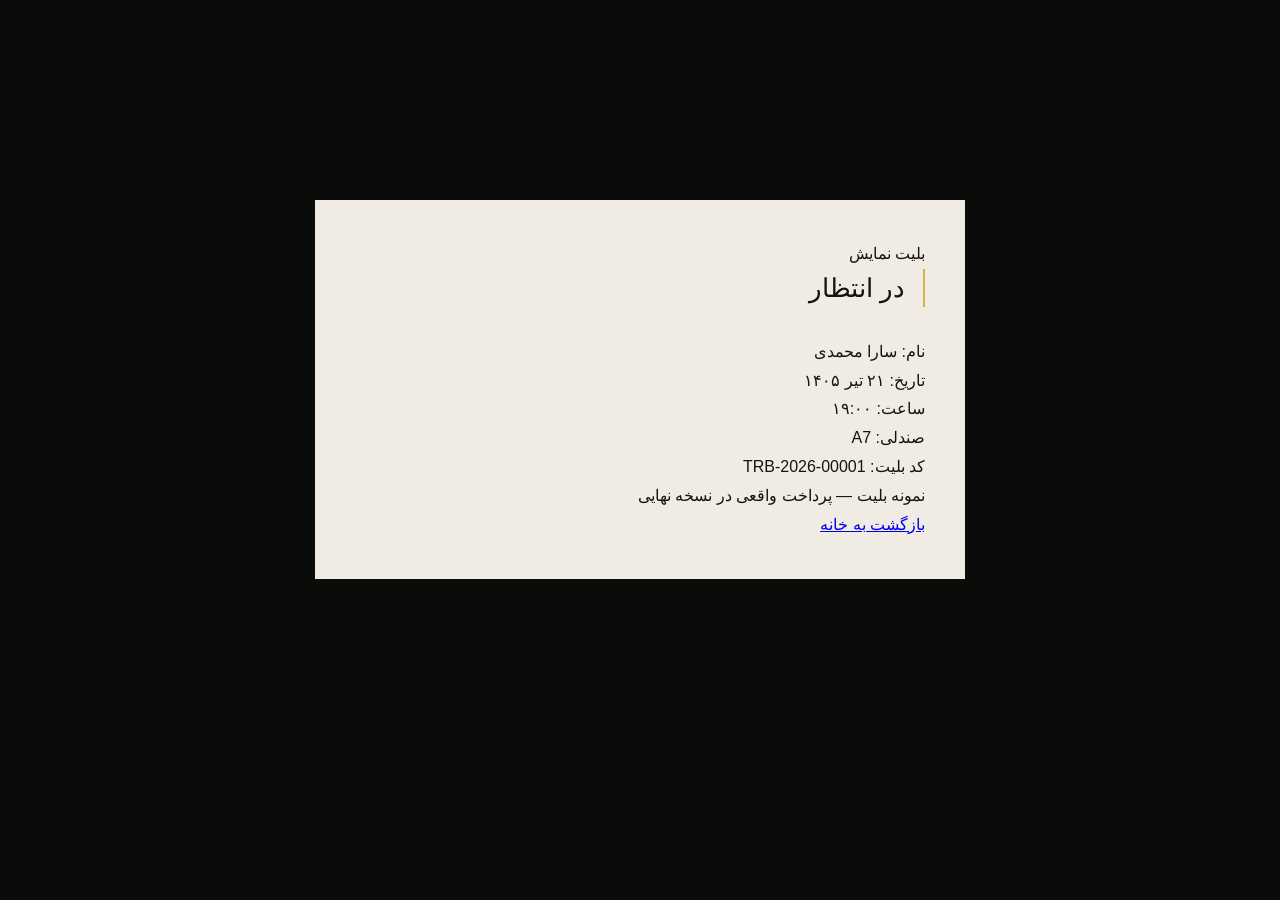
<file: ticket.html>
<!DOCTYPE html>
<html lang="fa" dir="rtl">
<head>
    <meta charset="UTF-8">
    <meta name="viewport" content="width=device-width, initial-scale=1.0">
    <title>بلیت | تراب</title>
    <link rel="stylesheet" href="css/style.css">
</head>
<body>

<main class="page ticket-page">

    <div class="ticket">
        <span>بلیت نمایش</span>
        <h1>در انتظار</h1>

        <div class="ticket-info">
            <p>نام: سارا محمدی</p>
            <p>تاریخ: ۲۱ تیر ۱۴۰۵</p>
            <p>ساعت: ۱۹:۰۰</p>
            <p>صندلی: A7</p>
            <p>کد بلیت: TRB-2026-00001</p>
        </div>

        <div class="ticket-note">
            نمونه بلیت — پرداخت واقعی در نسخه نهایی
        </div>

        <a href="index.html" class="btn">بازگشت به خانه</a>
    </div>

</main>

</body>
</html>
</file>
<file: css/style.css>
/* =========================================================
   TARAB WEBSITE — CLEAN MASTER STYLESHEET
   ========================================================= */

/* Base */
* { margin: 0; padding: 0; box-sizing: border-box; }
html { scroll-behavior: smooth; }
body {
    direction: rtl;
    background: #0b0b0a;
    color: #f1eee7;
    font-family: "Vazirmatn", sans-serif;
    line-height: 1.8;
}

/* Menu */
.menu-toggle {
    position: absolute; top: 28px; right: 32px; z-index: 300;
    display: flex; flex-direction: column; align-items: center; justify-content: center;
    gap: 6px; width: 48px; height: 48px; padding: 0;
    background: rgba(10,10,9,.35); border: 1px solid rgba(255,255,255,.35);
    border-radius: 50%; cursor: pointer; backdrop-filter: blur(8px);
    -webkit-backdrop-filter: blur(8px);
    transition: background .3s ease, border-color .3s ease, transform .3s ease;
}
.menu-toggle:hover { background: rgba(10,10,9,.65); border-color: rgba(214,177,77,.8); transform: scale(1.04); }
.menu-toggle span { display: block; width: 19px; height: 1.5px; background: #f1eee7; transition: .3s ease; }

.menu-overlay {
    position: fixed; top: 88px; right: 32px; z-index: 400; width: 270px; height: auto;
    overflow: hidden; background: rgba(15,15,14,.98); border: 1px solid rgba(214,177,77,.25);
    border-radius: 14px; box-shadow: 0 18px 50px rgba(0,0,0,.45);
    opacity: 0; visibility: hidden; transform: translateY(-8px);
    transition: opacity .25s ease, visibility .25s ease, transform .25s ease;
}
.menu-overlay.active { opacity: 1; visibility: visible; transform: translateY(0); }
.menu-inner { display: flex; flex-direction: column; width: 100%; height: auto; margin: 0; padding: 18px 22px 20px; }
.menu-top { display: flex; align-items: center; justify-content: space-between; height: 40px; margin-bottom: 8px; border-bottom: 1px solid rgba(255,255,255,.09); }
.menu-brand { color: #d6b14d; font-size: 18px; font-weight: 600; }
.menu-close { width: 28px; height: 28px; border: 0; background: transparent; color: #aaa; font-size: 24px; font-weight: 300; line-height: 1; cursor: pointer; transition: color .2s ease; }
.menu-close:hover { color: #d6b14d; transform: none; }
.menu-nav { display: flex; flex-direction: column; align-items: stretch; gap: 0; }
.menu-nav a {
    display: block; padding: 11px 0; color: #f1eee7; text-decoration: none;
    font-size: 15px; font-weight: 400; line-height: 1.7;
    border-bottom: 1px solid rgba(255,255,255,.06);
    transition: color .2s ease, padding-right .2s ease;
}
.menu-nav a:last-child { border-bottom: 0; }
.menu-nav a:hover { color: #d6b14d; padding-right: 5px; transform: none; }

/* Hero */
.hero {
    position: relative; width: 100%; height: auto; min-height: 0;
    aspect-ratio: 1694 / 960; overflow: hidden;
background: url("../images/101.webp") center / 100% 100% no-repeat;
}

/* Shared titles */
.section-title-row { display: flex; flex-direction: row; align-items: center; width: 100%; gap: 18px; direction: rtl; text-align: right; }
.section-title-row h1 { margin: 0; padding: 0; color: #f3efe7; font-family: "Vazirmatn", sans-serif; font-size: 26px; font-weight: 500; line-height: 1.5; text-align: right; }
.section-title-line { display: block; flex: 0 0 2px; width: 2px; height: 38px; background: #d6b14d; }

/* Shows */
.shows-section { width: 100%; padding: 110px 0 80px; overflow: hidden; background: #0d0d0c; }
.shows-heading { width: 88%; max-width: 1200px; margin: 0 auto 55px; text-align: right; }
.shows-heading .section-title-row { margin-bottom: 10px; }
.shows-heading p { color: #8e897f; font-size: 14px; }
.section-label { display: inline-block; margin-bottom: 12px; color: #a99868; font-size: 12px; letter-spacing: 1px; }

/* Swiper and show cards */
.mySwiper { width: 100%; padding: 0 5px 45px; overflow: hidden; }
.swiper-slide { display: flex; align-items: center; justify-content: center; }
.show-card { position: relative; width: 520px; overflow: hidden; background: #111; border-radius: 24px; box-shadow: 0 15px 40px rgba(0,0,0,.45); }
.show-card img { display: block; width: 100%; height: 290px; object-fit: cover; object-position: center; border-radius: 24px; }
.glass-btn {
    position: absolute; left: 35px; bottom: 30px; display: flex; align-items: center; gap: 7px;
    padding: 9px 20px; color: #d7b06a; background: rgba(255,255,255,.03);
    border: 1.5px solid #d7b06a; border-radius: 999px; text-decoration: none;
    font-size: 13px; font-weight: 700; backdrop-filter: blur(10px); -webkit-backdrop-filter: blur(10px);
    transition: background .3s ease, transform .3s ease, border-color .3s ease;
}
.glass-btn::before { content: "←"; font-size: 14px; }
.glass-btn:hover { background: rgba(255,255,255,.1); transform: translateY(-2px); }
.dark-btn { color: #fff; border-color: #fff; }
.dark-btn::before { color: #fff; }
.swiper-pagination { bottom: 0 !important; }
.swiper-horizontal > .swiper-pagination-bullets,
.swiper-pagination-bullets.swiper-pagination-horizontal { bottom: 0 !important; }
.swiper-pagination-bullet {
    width: 10px !important; height: 10px !important; margin: 0 4px !important;
    background: #5a5a5a !important; opacity: 1 !important; border-radius: 50% !important;
    transition: all .35s ease !important;
}
.swiper-pagination-bullet-active { width: 26px !important; height: 10px !important; background: #d6b14d !important; border-radius: 30px !important; }

/* Quote */
.quote-section { padding: 100px 10%; text-align: center; background: #11110f; }
.quote-section p { max-width: 850px; margin: auto; color: #bdb7aa; font-size: 22px; line-height: 2; }

/* General pages */
.page { width: 88%; max-width: 1200px; margin: auto; padding: 120px 0; }
.page h1 { position: relative; margin: 0 0 20px; padding-right: 20px; color: #f3efe7; font-size: 26px; font-weight: 500; line-height: 1.5; }
.page h1::before { position: absolute; top: 50%; right: 0; width: 2px; height: 38px; background: #d6b14d; content: ""; transform: translateY(-50%); }
.page-intro { max-width: 700px; color: #a5a097; font-size: 16px; line-height: 2; }
.button { display: inline-block; padding: 12px 25px; background: #b7a36a; color: #111; border: 0; text-decoration: none; cursor: pointer; font-size: 14px; transition: .3s ease; }
.button:hover { background: #d0bd83; }

/* Featured show */
.featured-show { display: grid; grid-template-columns: 1fr 1fr; align-items: center; gap: 60px; width: 88%; max-width: 1200px; margin: 80px auto; }
.featured-show img { display: block; width: 100%; }
.featured-show-content h1 { position: relative; margin: 0 0 20px; padding-right: 20px; color: #f3efe7; font-size: 26px; font-weight: 500; line-height: 1.5; }
.featured-show-content h1::before { position: absolute; top: 50%; right: 0; width: 2px; height: 38px; background: #d6b14d; content: ""; transform: translateY(-50%); }
.featured-show-content p { margin-bottom: 30px; color: #a5a097; }

/* Facts */
.facts { display: grid; grid-template-columns: repeat(3, 1fr); gap: 20px; margin: 50px 0; }
.fact { padding: 25px; background: #111; border: 1px solid rgba(255,255,255,.07); }
.fact span { display: block; margin-bottom: 5px; color: #8f897d; font-size: 12px; }
.fact strong { color: #eee; font-size: 18px; }

/* Sessions */
.sessions { width: 88%; max-width: 900px; margin: 70px auto; }
.session { display: flex; align-items: center; justify-content: space-between; padding: 22px 25px; margin-bottom: 12px; background: #111; border: 1px solid rgba(255,255,255,.07); }
.session-info { display: flex; align-items: center; gap: 35px; }
.session-date { color: #b7a36a; }

/* Seats */
.seat-container { width: 90%; max-width: 650px; margin: 60px auto; }
.seat-screen { width: 70%; padding: 12px; margin: 0 auto 50px; background: #d8d1c3; color: #111; text-align: center; font-size: 13px; }
.seat-grid { display: grid; grid-template-columns: repeat(8, 1fr); gap: 10px; }
.seat { height: 42px; background: #191816; color: #ddd; border: 1px solid #575248; cursor: pointer; transition: .2s ease; }
.seat:hover { color: #b7a36a; border-color: #b7a36a; }
.seat.selected { background: #b7a36a; color: #111; border-color: #b7a36a; }
.seat.sold { background: #38352f; color: #777; border-color: #38352f; cursor: not-allowed; }

/* Forms */
.form-container { width: 90%; max-width: 700px; margin: 60px auto; }
.form-group { margin-bottom: 25px; }
.form-group label { display: block; margin-bottom: 8px; color: #c5bfb4; font-size: 13px; }
.form-group input, .form-group textarea, .form-group select { width: 100%; padding: 14px 15px; background: #111; color: #eee; border: 1px solid #3c3933; outline: none; font-family: inherit; }
.form-group input:focus, .form-group textarea:focus, .form-group select:focus { border-color: #b7a36a; }

/* Summary */
.summary { width: 90%; max-width: 700px; padding: 30px; margin: 50px auto; background: #111; border: 1px solid rgba(255,255,255,.07); }
.summary-row { display: flex; justify-content: space-between; padding: 12px 0; border-bottom: 1px solid rgba(255,255,255,.06); }
.summary-row:last-child { border-bottom: 0; }

/* Ticket */
.ticket { position: relative; width: 90%; max-width: 650px; padding: 40px; margin: 80px auto; background: #f0ece3; color: #151412; }
.ticket h1 { position: relative; padding-right: 20px; margin: 0 0 30px; color: #151412; font-size: 26px; font-weight: 500; line-height: 1.5; }
.ticket h1::before { position: absolute; top: 50%; right: 0; width: 2px; height: 38px; background: #d6b14d; content: ""; transform: translateY(-50%); }
.ticket-row { display: flex; justify-content: space-between; padding: 12px 0; border-bottom: 1px solid rgba(0,0,0,.15); }
.ticket-code { margin-top: 30px; text-align: center; font-size: 22px; letter-spacing: 2px; }

/* Admin */
.admin-container { width: 90%; max-width: 1200px; margin: 60px auto; }
.admin-container h1 { position: relative; padding-right: 20px; margin: 0; color: #f3efe7; font-size: 26px; font-weight: 500; line-height: 1.5; }
.admin-container h1::before { position: absolute; top: 50%; right: 0; width: 2px; height: 38px; background: #d6b14d; content: ""; transform: translateY(-50%); }
.admin-stats { display: grid; grid-template-columns: repeat(3, 1fr); gap: 20px; margin-bottom: 50px; }
.admin-stat { padding: 25px; background: #111; border: 1px solid rgba(255,255,255,.07); }
.admin-stat span { display: block; margin-bottom: 5px; color: #999; font-size: 12px; }
.admin-stat strong { color: #b7a36a; font-size: 30px; }
.admin-table { width: 100%; background: #111; border-collapse: collapse; }
.admin-table th, .admin-table td { padding: 15px; text-align: right; border-bottom: 1px solid rgba(255,255,255,.07); }
.admin-table th { color: #b7a36a; font-weight: normal; }

/* Footer */
footer { padding: 35px 6%; background: #080807; border-top: 1px solid rgba(255,255,255,.07); text-align: center; }
footer p { color: #777; font-size: 12px; }

/* Upcoming shows */
.upcoming-section { padding: 65px 0 120px; overflow: hidden; background: #11110f; }
.upcoming-heading { width: 88%; max-width: 1200px; margin: 0 auto 55px; text-align: right; }
.upcoming-heading .section-title-row { margin-bottom: 0; }
.upcoming-heading .section-title-line { height: 38px; }
.upcomingSwiper { position: relative; width: min(900px, 86%); padding-bottom: 55px; margin: 0 auto; }
.upcomingSwiper .swiper-slide { display: flex; align-items: center; justify-content: center; height: auto; }
.upcoming-card { display: flex; align-items: center; width: 100%; min-height: 350px; direction: rtl; overflow: hidden; background: #181816; border: 1px solid rgba(255,255,255,.08); border-radius: 20px; box-shadow: 0 20px 60px rgba(0,0,0,.28); }
.upcoming-poster { display: flex; flex: 0 0 315px; align-items: center; justify-content: center; width: 315px; padding: 22px; background: #151513; }
.upcoming-poster img { display: block; width: 100%; height: auto; aspect-ratio: 3 / 4; object-fit: cover; object-position: center; border-radius: 4px; }
.upcoming-info { display: flex; flex: 1; flex-direction: column; align-items: flex-start; justify-content: center; padding: 45px 50px; direction: rtl; }
.upcoming-status { display: inline-flex; align-items: center; justify-content: center; width: fit-content; min-width: 82px; padding: 7px 18px; margin-bottom: 14px; color: #11110f; background: #d6b14d; border: 1px solid #d6b14d; border-radius: 999px; font-size: 13px; line-height: 1.4; font-weight: 600; white-space: nowrap; }
.upcoming-info h2 { margin: 0 0 14px; color: #f1eee7; font-size: clamp(25px, 3vw, 36px); font-weight: 500; }
.upcoming-info p { max-width: 430px; margin: 0 0 26px; color: #aaa69d; font-size: 14px; line-height: 2; font-weight: 300; }
.upcoming-btn { display: inline-flex; align-items: center; justify-content: center; min-width: 220px; padding: 12px 28px; color: #d6b14d; background: transparent; border: 1px solid rgba(214,177,77,.55); border-radius: 999px; text-decoration: none; font-size: 13px; line-height: 1.5; transition: .25s ease; }
.upcoming-btn:hover { background: #d6b14d; color: #11110f; }
.upcoming-pagination { position: absolute !important; left: 0 !important; right: 0 !important; bottom: 5px !important; display: flex !important; align-items: center !important; justify-content: center !important; width: 100% !important; text-align: center !important; }
.upcoming-pagination .swiper-pagination-bullet { width: 10px !important; height: 10px !important; margin: 0 4px !important; background: #777 !important; opacity: 1 !important; border-radius: 50% !important; }
.upcoming-pagination .swiper-pagination-bullet-active { width: 26px !important; height: 10px !important; background: #d6b14d !important; border-radius: 999px !important; }

/* About */
.about-section { width: 100%; overflow: hidden; background: #10100f; text-align: center; }
.about-section .page-intro { max-width: 760px; margin-right: auto; margin-left: auto; }
.about-signature { margin-top: 45px; color: #d6b14d; font-size: clamp(18px, 2vw, 25px); font-weight: 400; }
.about-image { position: relative; width: 100%; line-height: 0; }
.about-image img { display: block; width: 100%; height: auto; max-width: 100%; object-fit: contain; }
.about-overlay { position: absolute; inset: 0; background: linear-gradient(to left, rgba(10,10,9,.88) 0%, rgba(10,10,9,.62) 28%, rgba(10,10,9,.20) 58%, rgba(10,10,9,.03) 100%); pointer-events: none; }
.about-content { position: absolute; top: 0; right: 0; display: flex; flex-direction: column; align-items: flex-start; justify-content: center; width: 100%; height: 100%; padding: 60px 6% 60px 5%; direction: rtl; text-align: right; line-height: normal; }
.about-title-row { display: flex; flex-direction: row; align-items: center; width: 100%; gap: 18px; direction: rtl; }
.about-line { display: block; flex: 0 0 2px; width: 2px; height: 46px; min-height: 46px; max-height: 46px; background: #d6b14d; }
.about-label { display: block; margin-bottom: 8px; color: #d6b14d; font-size: 13px; font-weight: 400; text-align: right; }
.about-content h1 { margin: 0; padding: 0; color: #f3efe7; font-family: "Vazirmatn", sans-serif; font-size: 26px; font-weight: 500; line-height: 1.5; text-align: right; }
.about-text { margin-top: 14px; padding-right: 20px; direction: rtl; text-align: right; }
.about-text p { margin: 0; color: rgba(241,238,231,.82); font-size: 18px; font-weight: 300; line-height: 1.9; text-align: right; }
.about-text p + p { margin-top: 2px; }

/* Contact */
.contact-section { text-align: center; }
.contact-section .page-intro { max-width: 650px; margin-right: auto; margin-left: auto; }
.contact-section h1::before, .contact-section h1::after { display: none !important; content: none !important; }
```css
.contact-links {
    display: grid;
    grid-template-columns: repeat(2, minmax(0, 1fr));
    gap: 14px;
    margin-top: 24px;
    direction: rtl;
}

.contact-link {
    display: flex;
    flex-direction: column;
    align-items: flex-start;
    justify-content: center;
    gap: 8px;
    min-width: 0;
    padding: 18px;
    text-decoration: none;
    text-align: right;
    border: 1px solid rgba(205, 170, 100, 0.25);
    border-radius: 14px;
    background: #20201e;
    color: #f4ead8;
    transition: border-color 0.2s ease, transform 0.2s ease;
}

.contact-link span {
    font-size: 16px;
    font-weight: 600;
}

.contact-link small {
    font-size: 12px;
    color: #b9a989;
    overflow-wrap: anywhere;
}

.contact-link:hover {
    border-color: #c9a66b;
    transform: translateY(-2px);
}

@media (max-width: 380px) {
    .contact-links {
        gap: 10px;
    }

    .contact-link {
        padding: 13px;
    }
}
```

/* Media section and horizontal slider */
.media-section { padding: 44px 20px 36px; background: #111110; color: #f1eee7; direction: rtl; }
.media-heading { max-width: 1100px; margin: 0 auto 18px; }
.media-heading .section-title-row { gap: 11px; }
.media-heading .section-title-row h1 { margin: 0; color: #f1eee7; font-family: "Vazirmatn",sans-serif; font-size: 22px; font-weight: 500; line-height: 1.6; }
.media-heading > p { margin: 9px 0 0; color: #aaa69d; font-size: 13px; line-height: 1.9; }
.media-track { display: flex; gap: 14px; max-width: 1100px; padding: 0 0 12px; margin: 0 auto; overflow-x: auto; overflow-y: hidden; scroll-snap-type: x mandatory; -webkit-overflow-scrolling: touch; scrollbar-width: thin; scrollbar-color: #76602b transparent; }
.media-track .media-card { flex: 0 0 84%; min-width: 0; scroll-snap-align: start; }
.media-card { min-width: 0; overflow: hidden; background: #191917; border: 1px solid rgba(214,177,77,.17); border-radius: 12px; }
.media-video, .media-link { position: relative; display: block; width: 100%; aspect-ratio: 16 / 9; overflow: hidden; background: #080808; }
.media-video video, .media-link video { display: block; width: 100%; height: 100%; object-fit: contain; background: #080808; }
.media-link img { display: block; width: 100%; height: 100%; object-fit: cover; transition: transform .35s ease; }
.media-link:hover img { transform: scale(1.035); }
.media-play { position: absolute; top: 50%; left: 50%; display: flex; align-items: center; justify-content: center; width: 48px; height: 48px; color: #d6b14d; background: rgba(12,12,11,.72); border: 1px solid rgba(255,255,255,.7); border-radius: 50%; font-size: 17px; transform: translate(-50%,-50%); transition: background .25s ease; }
.media-link:hover .media-play { background: rgba(12,12,11,.95); }
.media-source { position: absolute; right: 10px; bottom: 10px; padding: 5px 10px; color: #f1eee7; background: rgba(12,12,11,.8); border: 1px solid rgba(214,177,77,.4); border-radius: 5px; font-size: 11px; }
.media-info { padding: 8px 11px 10px; }
.media-label { display: inline-block; color: #d6b14d; font-size: 11px; font-weight: 400; line-height: 1.5; }
.media-info h2 { margin: 3px 0 2px; color: #f1eee7; font-size: 15px; font-weight: 500; line-height: 1.6; }
.media-info p { margin: 0; color: #aaa69d; font-size: 12px; line-height: 1.6; }

/* Mobile layout */
@media (max-width: 768px) {
    .menu-toggle { top: 18px; right: 18px; width: 43px; height: 43px; }
    .menu-toggle span { width: 17px; }
    .menu-overlay { top: 70px; right: 18px; width: 245px; max-width: calc(100vw - 36px); border-radius: 13px; }
    .menu-inner { width: 100%; padding: 15px 19px 17px; }
    .menu-top { height: 38px; margin-bottom: 6px; }
    .menu-brand { font-size: 17px; }
    .menu-close { width: 28px; height: 28px; font-size: 23px; }
    .menu-nav { align-items: stretch; gap: 0; }
    .menu-nav a { padding: 10px 0; font-size: 14px; }

    .hero { width: 100%; height: auto; aspect-ratio: 1694 / 960; background-image: url("../images/101.webp"); background-size: 100% 100%; background-position: center; background-repeat: no-repeat; }

    .section-title-row { gap: 11px; }
    .section-title-row h1 { font-size: 22px; line-height: 1.5; }
    .section-title-line { flex: 0 0 2px; width: 2px; height: 30px; }

    .shows-section { padding: 75px 0 60px; }
    .shows-heading { width: 86%; margin-bottom: 35px; }
    .shows-heading .section-title-row { margin-bottom: 8px; }
    .shows-heading p { font-size: 13px; }
    .mySwiper { width: 100%; padding: 0 5px 45px; }
    .swiper-slide { display: flex; justify-content: center; }
    .show-card { width: 360px; max-width: 88vw; border-radius: 15px; }
    .show-card img { width: 100%; height: 200px; border-radius: 15px; }
    .glass-btn { left: 28px; bottom: 25px; padding: 8px 20px; font-size: 12px; }
    .swiper-pagination-bullet { width: 9px !important; height: 9px !important; }
    .swiper-pagination-bullet-active { width: 24px !important; height: 9px !important; }

    .quote-section { padding: 70px 8%; }
    .quote-section p { font-size: 17px; }

    .page { width: 86%; padding: 80px 0; }
    .page h1 { padding-right: 17px; font-size: 22px; }
    .page h1::before { height: 30px; }

    .featured-show { grid-template-columns: 1fr; gap: 35px; width: 86%; }
    .featured-show-content h1 { padding-right: 17px; font-size: 22px; }
    .featured-show-content h1::before { height: 30px; }

    .facts { grid-template-columns: 1fr; }
    .session { flex-direction: column; align-items: flex-start; gap: 15px; }
    .session-info { flex-wrap: wrap; gap: 20px; }

    .seat-container { width: 92%; }
    .seat-screen { width: 85%; margin-bottom: 35px; }
    .seat-grid { gap: 6px; }
    .seat { height: 36px; font-size: 11px; }

    .ticket { width: 90%; padding: 25px; }
    .ticket h1 { padding-right: 17px; font-size: 22px; }
    .ticket h1::before { height: 30px; }

    .admin-stats { grid-template-columns: 1fr; }
    .admin-table { font-size: 12px; }
    .admin-table th, .admin-table td { padding: 10px 7px; }
    .admin-container h1 { padding-right: 17px; font-size: 22px; }
    .admin-container h1::before { height: 30px; }

    .upcoming-section { padding: 50px 0 5px; margin-bottom: 0; }
    .upcoming-heading { width: 86%; margin: 0 auto 10px; text-align: right; }
    .upcoming-heading .section-title-row { gap: 11px; }
    .upcoming-heading .section-title-line { height: 30px; }
    .upcomingSwiper { width: 94%; padding-bottom: 50px; margin-top: 0; }
    .upcoming-card { display: flex; flex-direction: row; align-items: center; width: 100%; height: auto; min-height: 0; border-radius: 16px; }
    .upcoming-poster { order: 1; display: flex; flex: 0 0 40%; align-items: center; justify-content: center; width: 40%; height: auto; padding: 14px; background: #151513; }
    .upcoming-poster img { display: block; width: 100%; height: auto; aspect-ratio: 3 / 4; object-fit: cover; object-position: center; border-radius: 4px; }
    .upcoming-info { order: 2; display: flex; flex: 1; flex-direction: column; align-items: flex-start; justify-content: center; min-width: 0; padding: 20px 18px; }
    .upcoming-status { min-width: 70px; padding: 6px 12px; margin-bottom: 7px; border-radius: 999px; font-size: 11px; }
    .upcoming-info h2 { margin-bottom: 8px; font-size: 21px; }
    .upcoming-info p { margin-bottom: 16px; font-size: 12px; line-height: 1.8; }
    .upcoming-btn { min-width: 0; padding: 9px 14px; border-radius: 999px; font-size: 11px; white-space: nowrap; }
    .upcoming-pagination { position: relative !important; bottom: auto !important; margin-top: 12px !important; }
    .shows-section { padding-top: 5px; margin-top: 0; }

    .contact-section { width: 86%; margin-right: auto; margin-left: auto; }
    .contact-section h1 { font-size: 22px; }
    .contact-links { grid-template-columns: 1fr; }

    .about-section { width: 100%; }
    .about-image { position: relative; width: 100%; }
    .about-image img { display: block; width: 100%; height: auto; object-fit: contain; }
    .about-overlay { background: linear-gradient(to left, rgba(10,10,9,.90) 0%, rgba(10,10,9,.65) 32%, rgba(10,10,9,.18) 65%, rgba(10,10,9,.02) 100%); }
    .about-content { top: 0; right: 0; align-items: flex-start; justify-content: center; width: 100%; height: 100%; padding: 25px 7% 25px 5%; }
    .about-title-row { width: 100%; gap: 11px; }
    .about-line { width: 2px; height: 36px; min-height: 36px; max-height: 36px; flex: 0 0 2px; }
    .about-label { margin-bottom: 4px; font-size: 10px; }
    .about-content h1 { font-size: 22px; line-height: 1.5; }
    .about-text { margin-top: 10px; padding-right: 13px; }
    .about-text p { font-size: 12px; line-height: 1.9; }

    .media-section { padding-right: 18px; padding-left: 18px; }
    .media-track .media-card { flex-basis: 84%; }
    .media-info { padding: 8px 11px 10px; }
    .media-info h2 { font-size: 15px; }
}

/* Desktop media adjustments */
@media (min-width: 769px) {
    .media-section { padding: 55px 32px 50px; }
    .media-heading { margin-bottom: 24px; }
    .media-heading .section-title-row h1 { font-size: 26px; }
    .media-heading > p { font-size: 14px; }
    .media-track { gap: 22px; }
    .media-track .media-card { flex-basis: 48%; }
    .media-info { padding: 8px 11px 10px; }
    .media-info h2 { font-size: 18px; }
}


/* =========================================================
   SHARED SECTION TITLES — SINGLE SOURCE OF TRUTH
   همه عنوان‌ها یک استایل؛ فقط خط روی تصویر بلندتر است.
   ========================================================= */
.section-title-row {
    display: flex;
    flex-direction: row;
    align-items: center;
    width: 100%;
    gap: 18px;
    direction: rtl;
    text-align: right;
}
.section-title-row h1 {
    margin: 0;
    padding: 0;
    color: #f3efe7;
    font-family: "Vazirmatn", sans-serif;
    font-size: 26px;
    font-weight: 500;
    line-height: 1.5;
    text-align: right;
}
.section-title-line {
    display: block;
    flex: 0 0 2px;
    width: 2px;
    min-width: 2px;
    height: 38px;
    background: #d6b14d;
    margin: 0;
    transform: none;
}
/* Exception: the line beside the title over the About image */
.about-title-row { gap: 18px; }
.about-line {
    height: 46px;
    min-height: 46px;
    max-height: 46px;
    flex: 0 0 2px;
    width: 2px;
}

/* Remove the old smaller font/gap that was unique to the media title */
.media-heading .section-title-row { gap: 18px; }
.media-heading .section-title-row h1 {
    font-size: 26px;
    line-height: 1.5;
}

@media (max-width: 768px) {
    .section-title-row { gap: 11px; }
    .section-title-row h1 { font-size: 22px; line-height: 1.5; }
    .section-title-line {
        flex: 0 0 2px;
        width: 2px;
        min-width: 2px;
        height: 30px;
    }
    .about-title-row { gap: 11px; }
    .about-line {
        flex: 0 0 2px;
        width: 2px;
        height: 36px;
        min-height: 36px;
        max-height: 36px;
    }
    .media-heading .section-title-row { gap: 11px; }
    .media-heading .section-title-row h1 { font-size: 22px; line-height: 1.5; }
}


/* =========================================================
   TARAB — BOOKING FLOW
   استایل اختصاصی صفحات رزرو
   ========================================================= */

.booking-page {
    width: 88%;
    max-width: 1000px;
    margin: 0 auto;
    padding: 90px 0 110px;
}

.booking-page .page-intro {
    margin-bottom: 34px;
}

/* مراحل رزرو */
.booking-steps {
    display: flex;
    align-items: center;
    gap: 12px;
    margin: 0 0 42px;
    color: #8e897f;
    font-size: 13px;
}

.booking-steps span {
    display: inline-flex;
    align-items: center;
    gap: 8px;
}

.booking-steps .active {
    color: #d6b14d;
}

.booking-steps .step-number {
    display: inline-flex;
    align-items: center;
    justify-content: center;
    width: 27px;
    height: 27px;
    border: 1px solid #575248;
    border-radius: 50%;
}

.booking-steps .active .step-number {
    color: #0b0b0a;
    background: #d6b14d;
    border-color: #d6b14d;
}

.booking-steps .step-line {
    flex: 1;
    height: 1px;
    background: rgba(255,255,255,.12);
}

/* کارت‌های سانس */
.session-list {
    display: grid;
    gap: 14px;
    margin-top: 30px;
}

.session-list .session {
    display: flex;
    align-items: center;
    justify-content: space-between;
    gap: 20px;
    padding: 24px 26px;
    margin: 0;
    color: #f1eee7;
    background: #111110;
    border: 1px solid rgba(255,255,255,.09);
    border-radius: 10px;
    text-decoration: none;
    transition: border-color .25s ease, background .25s ease;
}

.session-list .session:hover {
    background: #171612;
    border-color: rgba(214,177,77,.6);
}

.session-list .session strong,
.session-list .session span {
    display: block;
}

.session-list .session strong {
    margin-bottom: 5px;
    font-size: 17px;
    font-weight: 500;
}

.session-list .session span {
    color: #9d988e;
    font-size: 13px;
}

.session-list .session b {
    color: #d6b14d;
    font-size: 15px;
    font-weight: 500;
    white-space: nowrap;
}

/* نقشه صندلی‌ها */
.seat-booking {
    padding: 30px 24px;
    margin-top: 28px;
    background: #111110;
    border: 1px solid rgba(255,255,255,.08);
    border-radius: 12px;
}

.seat-booking .stage {
    width: 78%;
    max-width: 520px;
    padding: 12px;
    margin: 0 auto 38px;
    color: #171510;
    background: #d6b14d;
    border-radius: 3px 3px 24px 24px;
    text-align: center;
    font-size: 12px;
    letter-spacing: 2px;
}

.seat-booking .seats {
    display: grid;
    grid-template-columns: repeat(8, minmax(0, 1fr));
    gap: 10px;
    max-width: 540px;
    margin: 0 auto;
}

.seat-booking .seat {
    min-width: 0;
    height: 42px;
    color: #ded8cb;
    background: #1b1a17;
    border: 1px solid #575248;
    border-radius: 5px 5px 2px 2px;
    cursor: pointer;
    transition: .2s ease;
}

.seat-booking .seat:hover:not(:disabled) {
    color: #d6b14d;
    border-color: #d6b14d;
}

.seat-booking .seat.selected {
    color: #11110f;
    background: #d6b14d;
    border-color: #d6b14d;
}

.seat-booking .seat.sold,
.seat-booking .seat:disabled {
    color: #77736b;
    background: #302e29;
    border-color: #302e29;
    cursor: not-allowed;
}

.seat-legend {
    display: flex;
    flex-wrap: wrap;
    justify-content: center;
    gap: 20px;
    margin: 30px 0;
    color: #aaa69d;
    font-size: 12px;
}

.seat-legend span {
    display: inline-flex;
    align-items: center;
    gap: 7px;
}

.seat-legend i {
    display: inline-block;
    width: 13px;
    height: 13px;
    background: #1b1a17;
    border: 1px solid #575248;
    border-radius: 3px;
}

.seat-legend .legend-selected {
    background: #d6b14d;
    border-color: #d6b14d;
}

.seat-legend .legend-sold {
    background: #302e29;
    border-color: #302e29;
}

/* فرم اطلاعات خریدار */
.booking-form {
    max-width: 700px;
    padding: 30px;
    margin: 30px 0;
    background: #111110;
    border: 1px solid rgba(255,255,255,.08);
    border-radius: 12px;
}

.booking-form label {
    display: block;
    margin: 20px 0 8px;
    color: #c5bfb4;
    font-size: 13px;
}

.booking-form input {
    display: block;
    width: 100%;
    min-height: 48px;
    padding: 12px 14px;
    color: #f1eee7;
    background: #0b0b0a;
    border: 1px solid #3c3933;
    border-radius: 5px;
    outline: none;
    font: inherit;
}

.booking-form input:focus {
    border-color: #d6b14d;
}

.booking-form input::placeholder {
    color: #6f6a61;
}

/* خلاصه سفارش */
.booking-summary {
    padding: 24px;
    margin: 28px 0;
    background: #111110;
    border: 1px solid rgba(214,177,77,.25);
    border-radius: 10px;
}

.booking-summary h2 {
    margin-bottom: 16px;
    color: #f1eee7;
    font-size: 17px;
    font-weight: 500;
}

.booking-summary .summary-row {
    gap: 18px;
    color: #aaa69d;
    font-size: 13px;
}

.booking-summary .summary-row strong {
    color: #d6b14d;
    font-weight: 500;
}

/* دکمه‌های فرایند رزرو */
.booking-btn {
    display: inline-flex;
    align-items: center;
    justify-content: center;
    min-height: 48px;
    padding: 12px 26px;
    color: #11110f;
    background: #d6b14d;
    border: 1px solid #d6b14d;
    border-radius: 5px;
    text-decoration: none;
    font: inherit;
    font-size: 14px;
    cursor: pointer;
    transition: .25s ease;
}

.booking-btn:hover {
    background: #e2c36c;
    border-color: #e2c36c;
}

.booking-btn:focus-visible,
.booking-form input:focus-visible,
.seat-booking .seat:focus-visible {
    outline: 2px solid #f1eee7;
    outline-offset: 3px;
}

@media (max-width: 768px) {
    .booking-page {
        width: 86%;
        padding: 65px 0 80px;
    }

    .booking-steps {
        gap: 7px;
        margin-bottom: 30px;
        font-size: 11px;
    }

    .booking-steps .step-number {
        width: 24px;
        height: 24px;
    }

    .session-list .session {
        padding: 19px 16px;
        gap: 12px;
    }

    .session-list .session strong {
        font-size: 15px;
    }

    .session-list .session b {
        font-size: 13px;
    }

    .seat-booking {
        padding: 22px 12px;
    }

    .seat-booking .seats {
        gap: 6px;
    }

    .seat-booking .seat {
        height: 36px;
        font-size: 11px;
    }

    .seat-booking .stage {
        width: 86%;
        margin-bottom: 30px;
    }

    .seat-legend {
        gap: 12px;
        font-size: 11px;
    }

    .booking-form {
        padding: 20px 16px;
    }

    .booking-summary {
        padding: 18px;
    }

 
.contact-links {
    display: grid;
    grid-template-columns: repeat(2, minmax(0, 1fr));
    gap: 16px;
}
.contact-heading {
    margin-top: 48px;
    margin-bottom: 16px;
}

.contact-heading .section-title-row {
    display: flex;
    align-items: center;
    gap: 12px;
}

.contact-heading .section-title-line {
    flex: 0 0 auto;
}

.contact-heading h2 {
    margin: 0;
    line-height: 1.4;
}
.contact-heading {
    padding-right: 0;
    margin-right: 0;
}

.contact-heading .section-title-row {
    padding-right: 0;
    margin-right: 0;
}
</file>
